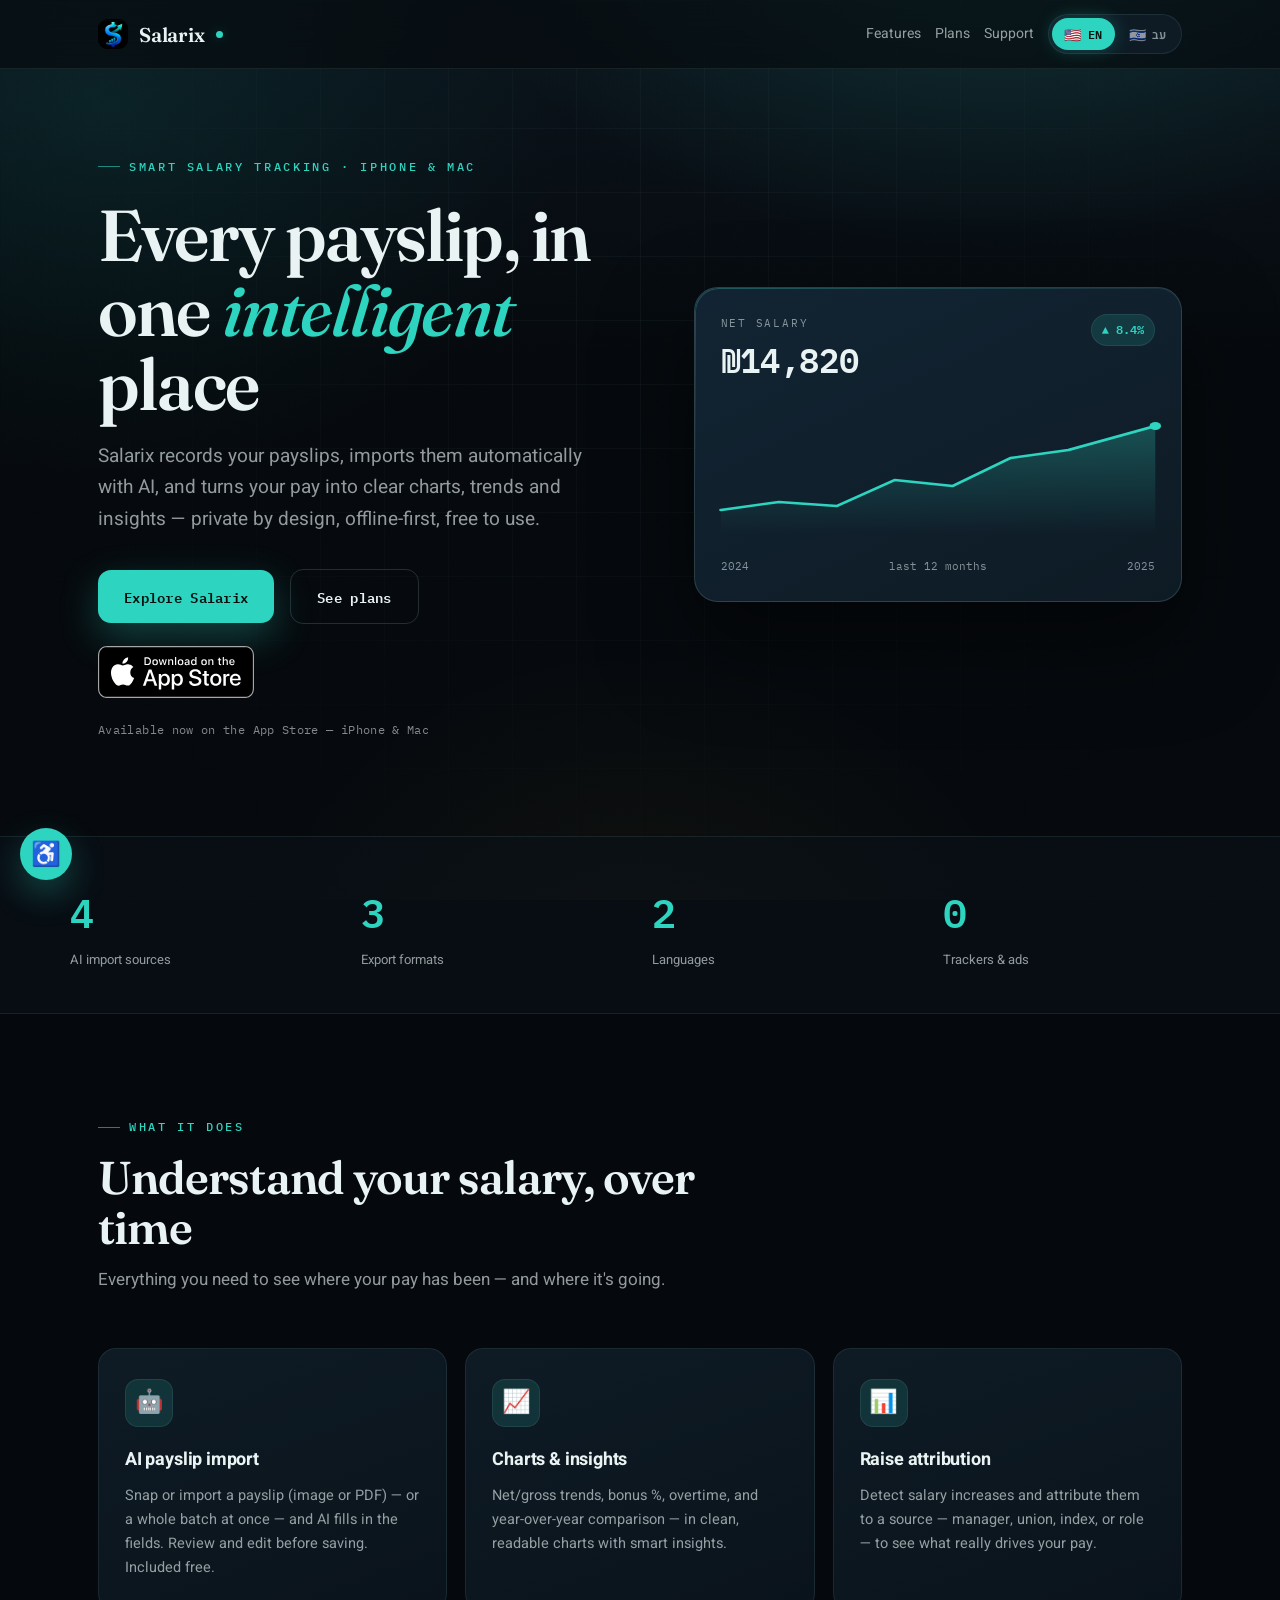
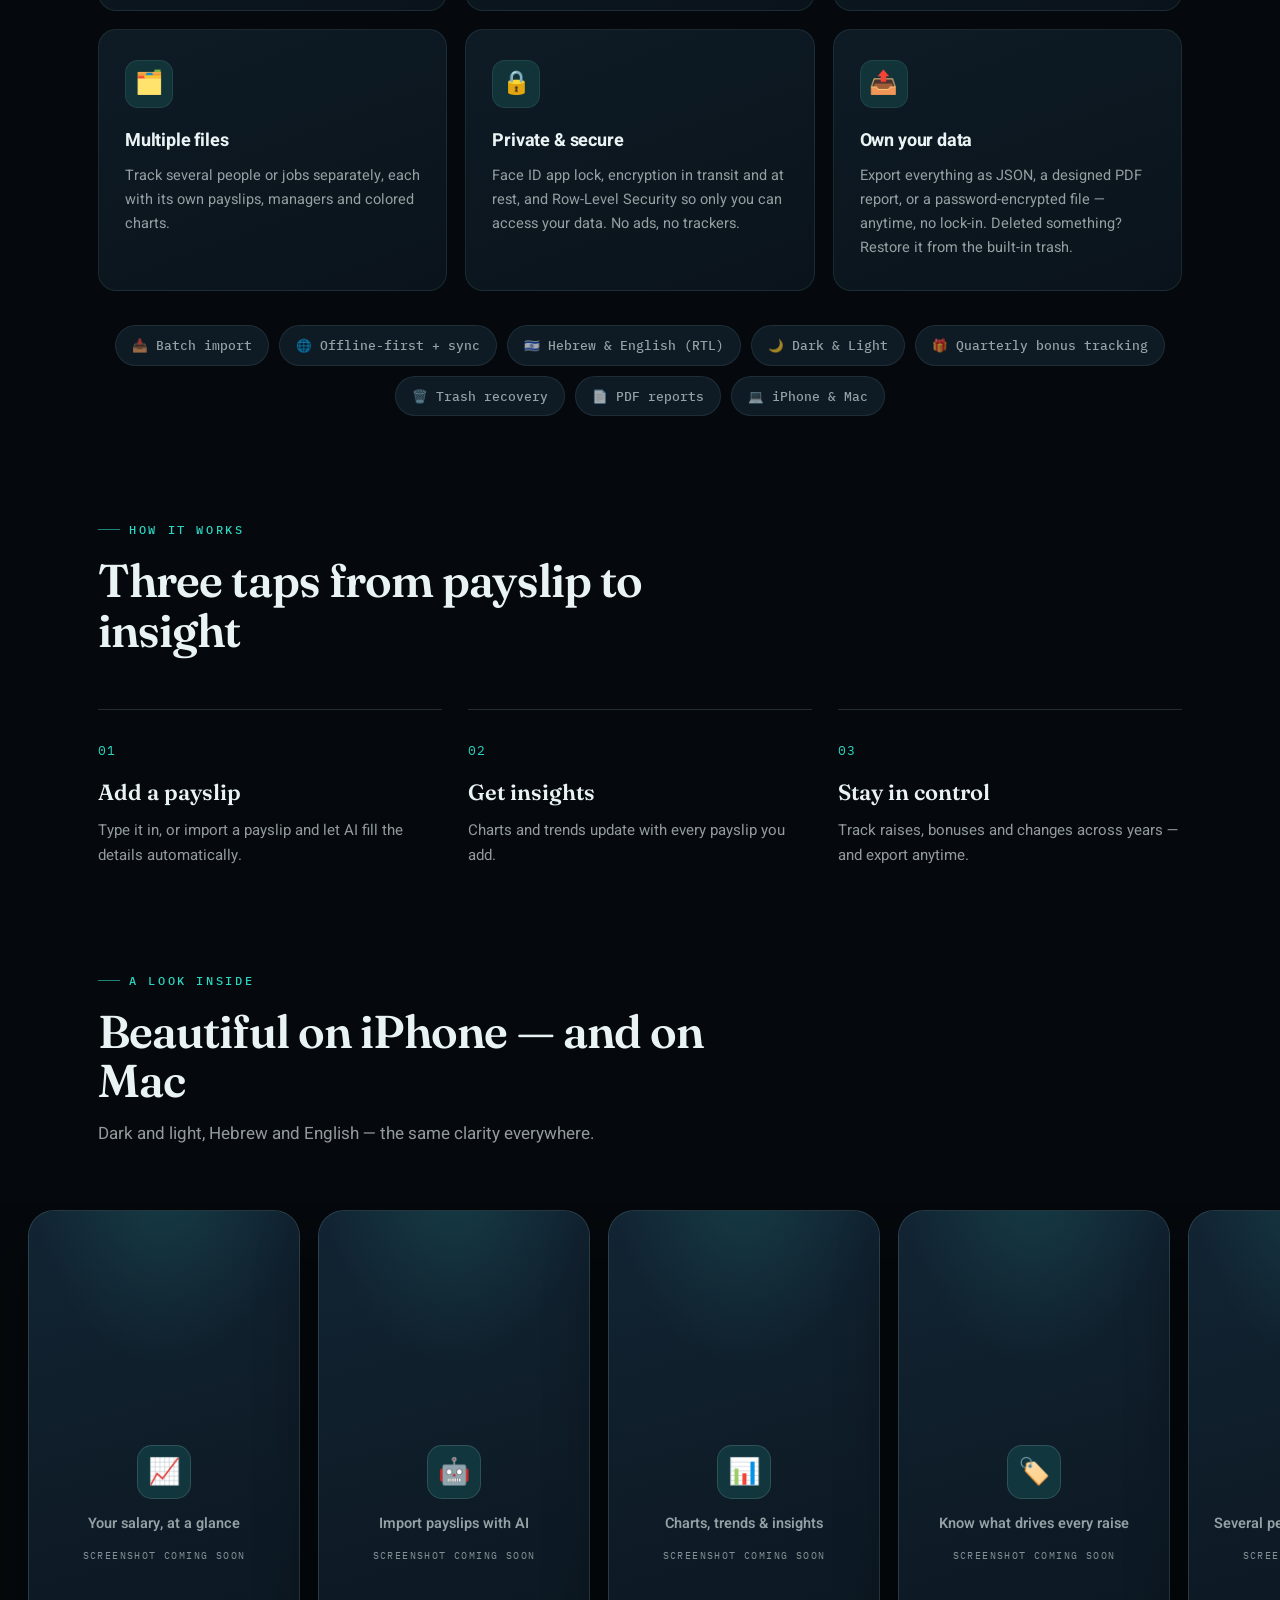
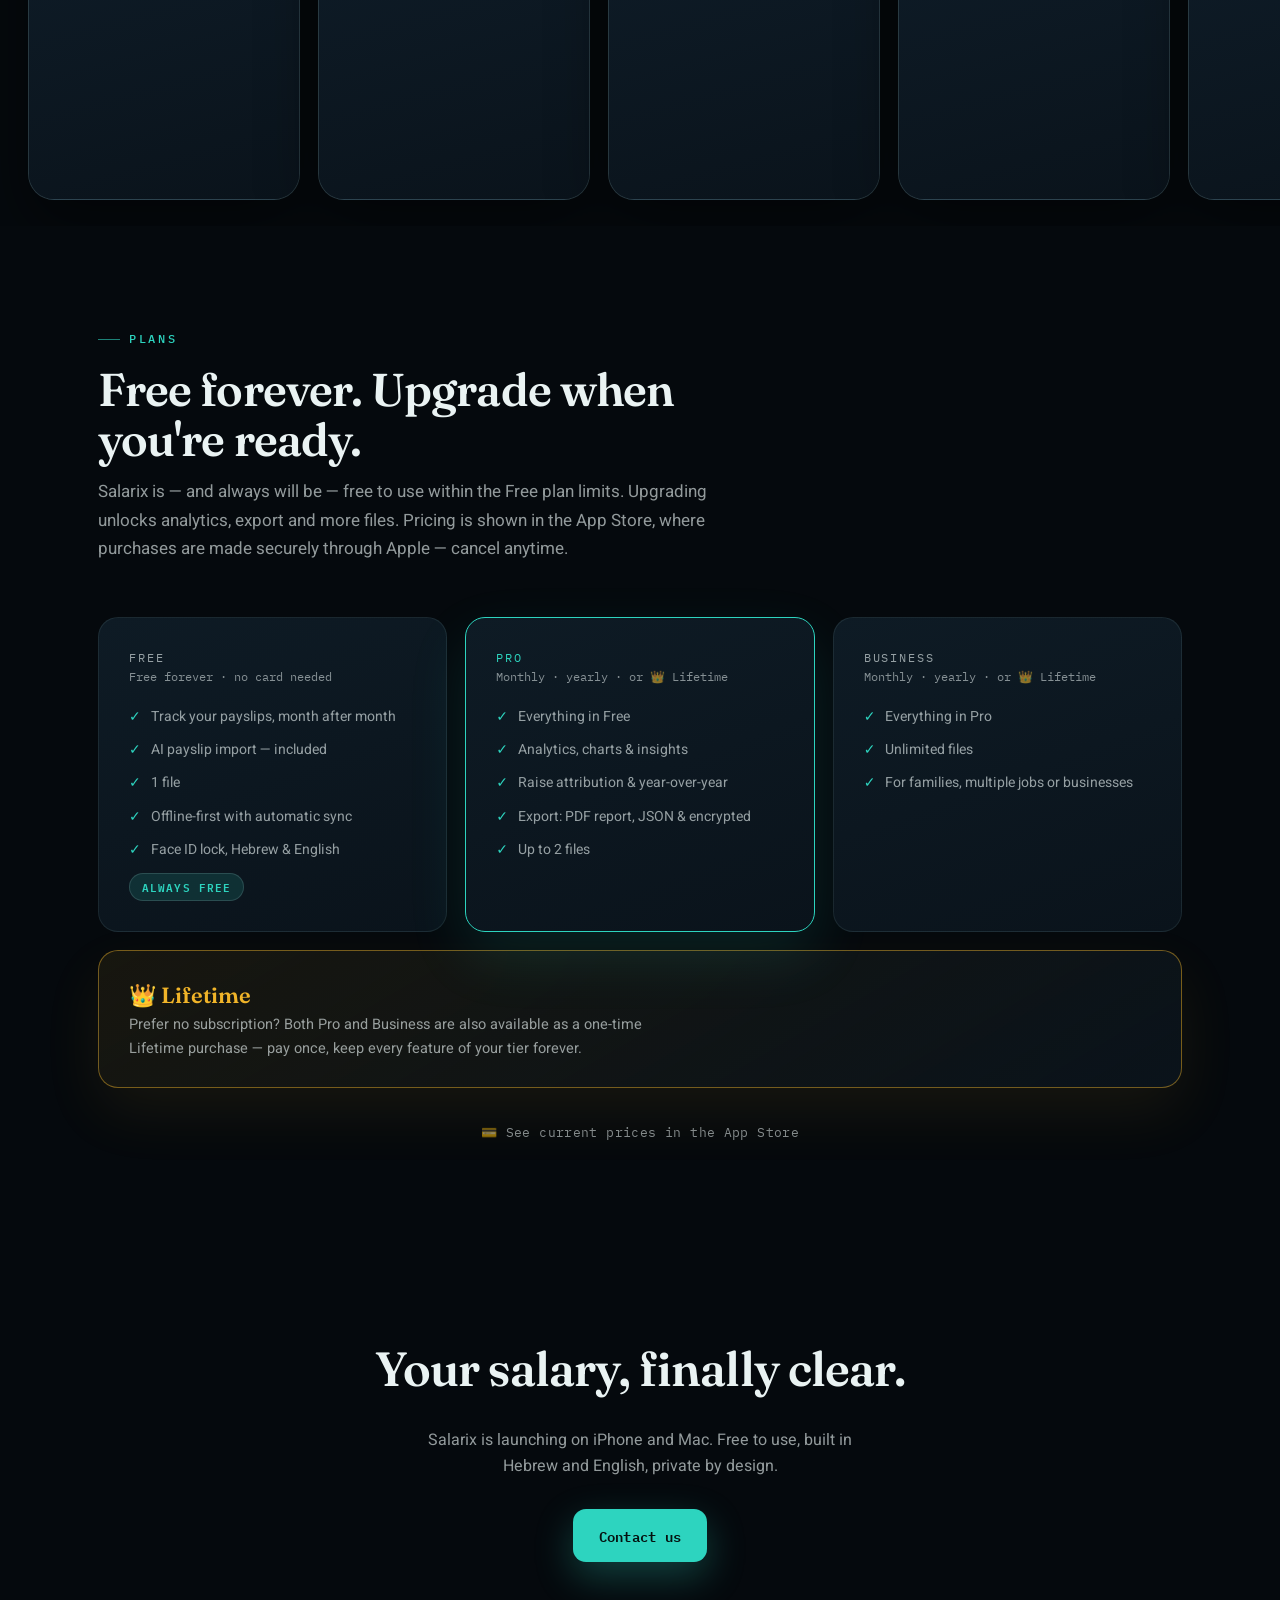
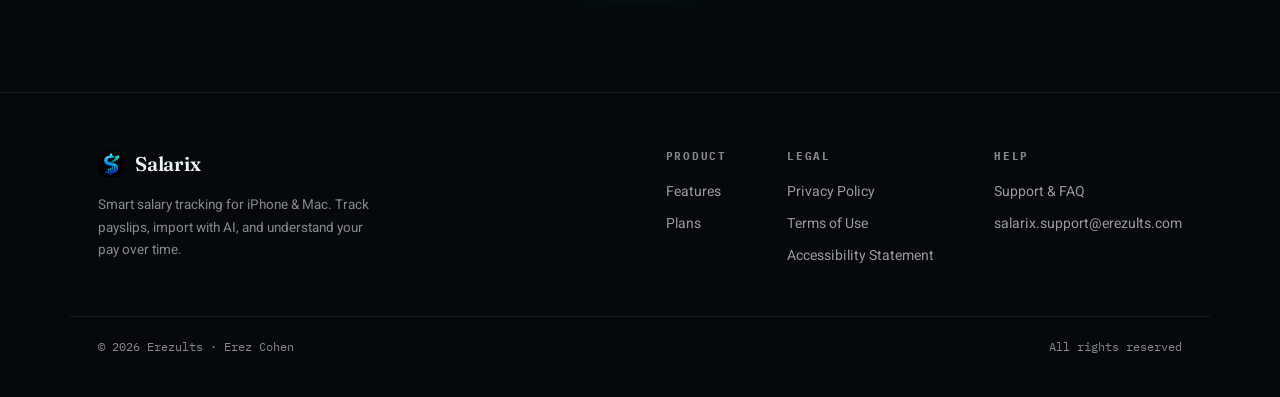
<file: index.html>
<!DOCTYPE html>
<html lang="en" dir="ltr" data-lang="en">
<head>
  <meta charset="UTF-8">
  <meta name="viewport" content="width=device-width, initial-scale=1.0">
  <title data-en="Salarix — Smart Salary Tracker" data-he="Salarix — מעקב שכר חכם">Salarix — Smart Salary Tracker</title>
  <meta name="description" content="Salarix tracks your payslips, imports them with AI, and turns your salary into clear charts and insights. Free to use — for iPhone & Mac.">
  <meta property="og:title" content="Salarix — Smart Salary Tracker">
  <meta property="og:description" content="Track payslips, import with AI, and understand your salary over time. Free to use — for iPhone & Mac.">
  <meta property="og:url" content="https://salarix.erezults.com">
  <meta property="og:type" content="website">
  <link rel="icon" type="image/png" href="images/app-icon.png">
  <link rel="apple-touch-icon" href="images/app-icon.png">
  <link rel="preconnect" href="https://fonts.googleapis.com">
  <link rel="preconnect" href="https://fonts.gstatic.com" crossorigin>
  <link href="https://fonts.googleapis.com/css2?family=Fraunces:ital,opsz,wght@0,9..144,400..700;1,9..144,400..600&family=Heebo:wght@400;500;600;700;800;900&family=IBM+Plex+Mono:wght@400;500;600&display=swap" rel="stylesheet">
  <link rel="stylesheet" href="assets/site.css">
</head>
<body>
  <a class="skip-link" href="#main" data-en="Skip to content" data-he="דלג לתוכן">Skip to content</a>
  <button id="a11y-toggle" class="a11y-toggle" type="button" aria-expanded="false" aria-controls="a11y-panel" aria-label="Accessibility">♿</button>
  <div id="a11y-panel" class="a11y-panel" aria-labelledby="a11y-panel-title">
    <h2 id="a11y-panel-title" data-en="Accessibility" data-he="נגישות">Accessibility</h2>
    <button type="button" id="a11y-zoom" aria-pressed="false"><span data-en="Increase text size" data-he="הגדלת טקסט">Increase text size</span><span aria-hidden="true">A+</span></button>
    <button type="button" id="a11y-contrast" aria-pressed="false"><span data-en="High contrast" data-he="ניגודיות גבוהה">High contrast</span><span aria-hidden="true">◐</span></button>
    <button type="button" id="a11y-motion" aria-pressed="false"><span data-en="Stop animations" data-he="עצירת אנימציות">Stop animations</span><span aria-hidden="true">⏸</span></button>
    <button type="button" id="a11y-reset"><span data-en="Reset" data-he="איפוס">Reset</span><span aria-hidden="true">↺</span></button>
  </div>
  <div class="bg-atmos"></div><div class="bg-grid"></div><div class="bg-grain"></div>

  <nav class="nav">
    <div class="nav-in">
      <a class="brand" href="/">
        <img src="images/app-icon.png" alt="Salarix" onerror="this.style.display='none'">
        Salarix <span class="dot"></span>
      </a>
      <div class="nav-actions">
        <a class="nav-link hide-sm" href="#features" data-en="Features" data-he="יכולות">Features</a>
        <a class="nav-link hide-sm" href="#pricing" data-en="Plans" data-he="תוכניות">Plans</a>
        <a class="nav-link hide-sm" href="/support.html" data-en="Support" data-he="תמיכה">Support</a>
        <div class="lang" role="group" aria-label="Language">
          <button data-lang="en"><span class="flag">🇺🇸</span>EN</button>
          <button data-lang="he"><span class="flag">🇮🇱</span>עב</button>
        </div>
      </div>
    </div>
  </nav>

  <!-- HERO -->
  <header class="hero" id="main" tabindex="-1">
    <div class="wrap hero-grid">
      <div>
        <span class="kicker reveal" data-en="Smart salary tracking · iPhone &amp; Mac" data-he="מעקב שכר חכם · אייפון ומק">Smart salary tracking · iPhone &amp; Mac</span>
        <h1 class="reveal" data-d="1" data-en="Every payslip, in one <em>intelligent</em> place" data-he="כל תלוש שכר, במקום <em>אחד וחכם</em>">Every payslip, in one <em>intelligent</em> place</h1>
        <p class="lead reveal" data-d="2" data-en="Salarix records your payslips, imports them automatically with AI, and turns your pay into clear charts, trends and insights — private by design, offline-first, free to use." data-he="Salarix מתעד את תלושי השכר שלך, מייבא אותם אוטומטית בעזרת AI, והופך את השכר לגרפים, מגמות ותובנות ברורות — פרטי לחלוטין, offline-first, וחינמי לשימוש.">Salarix records your payslips, imports them automatically with AI, and turns your pay into clear charts, trends and insights — private by design, offline-first, free to use.</p>
        <div class="hero-cta reveal" data-d="3">
          <a class="btn btn-primary" href="#features" data-en="Explore Salarix" data-he="גלה את Salarix">Explore Salarix</a>
          <a class="btn btn-ghost" href="#pricing" data-en="See plans" data-he="לתוכניות">See plans</a>
        </div>
        <a class="store-badge reveal" data-d="4" href="https://apps.apple.com/app/id6783344327" target="_blank" rel="noopener" aria-label="Download Salarix on the App Store">
          <img src="images/badges/app-store-badge-en.svg" data-src-en="images/badges/app-store-badge-en.svg" data-src-he="images/badges/app-store-badge-he.svg" alt="Download on the App Store" height="52">
        </a>
        <p class="hero-note reveal" data-d="5" data-en="Available now on the App Store — iPhone &amp; Mac" data-he="זמין עכשיו ב-App Store — לאייפון ולמק">Available now on the App Store — iPhone &amp; Mac</p>
      </div>

      <div class="reveal" data-d="2">
        <div class="glass-card">
          <div class="fc-top">
            <div>
              <div class="fc-label" data-en="Net salary" data-he="שכר נטו">Net salary</div>
              <div class="fc-big">₪14,820</div>
            </div>
            <div class="fc-pill">▲ 8.4%</div>
          </div>
          <div class="fc-chart">
            <svg viewBox="0 0 300 128" preserveAspectRatio="none" aria-hidden="true">
              <defs>
                <linearGradient id="g" x1="0" y1="0" x2="0" y2="1">
                  <stop offset="0" stop-color="#2dd4bf" stop-opacity=".28"/>
                  <stop offset="1" stop-color="#2dd4bf" stop-opacity="0"/>
                </linearGradient>
              </defs>
              <path d="M0,104 L40,96 L80,100 L120,74 L160,80 L200,52 L240,44 L300,20 L300,128 L0,128 Z" fill="url(#g)"/>
              <path class="fc-line" d="M0,104 L40,96 L80,100 L120,74 L160,80 L200,52 L240,44 L300,20" fill="none" stroke="#2dd4bf" stroke-width="2.5" stroke-linecap="round" stroke-linejoin="round"/>
              <circle cx="300" cy="20" r="4" fill="#2dd4bf"/>
            </svg>
          </div>
          <div class="fc-foot"><span>2024</span><span data-en="last 12 months" data-he="12 חודשים אחרונים">last 12 months</span><span>2025</span></div>
        </div>
      </div>
    </div>
  </header>

  <!-- STATS -->
  <section class="stats">
    <div class="wrap stats-in">
      <div class="stat reveal"><div class="num"><span data-count="4">4</span></div><div class="cap" data-en="AI import sources" data-he="מקורות ייבוא AI">AI import sources</div></div>
      <div class="stat reveal" data-d="1"><div class="num"><span data-count="3">3</span></div><div class="cap" data-en="Export formats" data-he="פורמטי ייצוא">Export formats</div></div>
      <div class="stat reveal" data-d="2"><div class="num"><span data-count="2">2</span></div><div class="cap" data-en="Languages" data-he="שפות">Languages</div></div>
      <div class="stat reveal" data-d="3"><div class="num"><span data-count="0">0</span></div><div class="cap" data-en="Trackers & ads" data-he="טראקרים ופרסומות">Trackers & ads</div></div>
    </div>
  </section>

  <!-- FEATURES -->
  <section class="section" id="features">
    <div class="wrap">
      <div class="sec-head reveal">
        <span class="kicker" data-en="What it does" data-he="מה זה עושה">What it does</span>
        <h2 data-en="Understand your salary, over time" data-he="הבן את השכר שלך, לאורך זמן">Understand your salary, over time</h2>
        <p data-en="Everything you need to see where your pay has been — and where it's going." data-he="כל מה שצריך כדי לראות לאן השכר שלך הלך — ולאן הוא הולך.">Everything you need to see where your pay has been — and where it's going.</p>
      </div>
      <div class="features">
        <div class="feature reveal"><div class="ico">🤖</div><h3 data-en="AI payslip import" data-he="ייבוא AI">AI payslip import</h3><p data-en="Snap or import a payslip (image or PDF) — or a whole batch at once — and AI fills in the fields. Review and edit before saving. Included free." data-he="צלם או ייבא תלוש (תמונה או PDF) — או כמה תלושים בבת אחת — וה-AI ממלא את השדות. אמת וערוך לפני שמירה. כלול בחינם.">Snap or import a payslip (image or PDF) — or a whole batch at once — and AI fills in the fields. Review and edit before saving. Included free.</p></div>
        <div class="feature reveal" data-d="1"><div class="ico">📈</div><h3 data-en="Charts & insights" data-he="גרפים ותובנות">Charts & insights</h3><p data-en="Net/gross trends, bonus %, overtime, and year-over-year comparison — in clean, readable charts with smart insights." data-he="מגמות נטו/ברוטו, אחוז בונוס, שעות נוספות והשוואה שנה-מול-שנה — בגרפים ברורים עם תובנות חכמות.">Net/gross trends, bonus %, overtime, and year-over-year comparison — in clean, readable charts with smart insights.</p></div>
        <div class="feature reveal" data-d="2"><div class="ico">📊</div><h3 data-en="Raise attribution" data-he="ייחוס העלאות">Raise attribution</h3><p data-en="Detect salary increases and attribute them to a source — manager, union, index, or role — to see what really drives your pay." data-he="זהה העלאות שכר וייחס אותן למקור — מנהל, ועד, מדד או תפקיד — כדי לראות מה באמת מניע את השכר שלך.">Detect salary increases and attribute them to a source — manager, union, index, or role — to see what really drives your pay.</p></div>
        <div class="feature reveal"><div class="ico">🗂️</div><h3 data-en="Multiple files" data-he="ריבוי תיקים">Multiple files</h3><p data-en="Track several people or jobs separately, each with its own payslips, managers and colored charts." data-he="עקוב אחר כמה אנשים או עבודות בנפרד, כל אחד עם תלושים, מנהלים וגרפים צבעוניים משלו.">Track several people or jobs separately, each with its own payslips, managers and colored charts.</p></div>
        <div class="feature reveal" data-d="1"><div class="ico">🔒</div><h3 data-en="Private & secure" data-he="פרטי ומאובטח">Private & secure</h3><p data-en="Face ID app lock, encryption in transit and at rest, and Row-Level Security so only you can access your data. No ads, no trackers." data-he="נעילת אפליקציה עם Face ID, הצפנה בהעברה ובמנוחה, ו-Row-Level Security כך שרק אתה ניגש לנתונים. בלי פרסומות, בלי טראקרים.">Face ID app lock, encryption in transit and at rest, and Row-Level Security so only you can access your data. No ads, no trackers.</p></div>
        <div class="feature reveal" data-d="2"><div class="ico">📤</div><h3 data-en="Own your data" data-he="הנתונים שלך">Own your data</h3><p data-en="Export everything as JSON, a designed PDF report, or a password-encrypted file — anytime, no lock-in. Deleted something? Restore it from the built-in trash." data-he="ייצא הכול כ-JSON, דוח PDF מעוצב, או קובץ מוצפן בסיסמה — בכל עת, בלי נעילה. מחקת בטעות? שחזר מסל המיחזור המובנה.">Export everything as JSON, a designed PDF report, or a password-encrypted file — anytime, no lock-in. Deleted something? Restore it from the built-in trash.</p></div>
      </div>
      <div class="chips reveal">
        <span class="chip" data-en="📥 Batch import" data-he="📥 ייבוא מרובה">📥 Batch import</span>
        <span class="chip" data-en="🌐 Offline-first + sync" data-he="🌐 Offline-first + סנכרון">🌐 Offline-first + sync</span>
        <span class="chip" data-en="🇮🇱 Hebrew &amp; English (RTL)" data-he="🇮🇱 עברית ואנגלית (RTL)">🇮🇱 Hebrew &amp; English (RTL)</span>
        <span class="chip" data-en="🌙 Dark &amp; Light" data-he="🌙 כהה ובהיר">🌙 Dark &amp; Light</span>
        <span class="chip" data-en="🎁 Quarterly bonus tracking" data-he="🎁 מעקב בונוס רבעוני">🎁 Quarterly bonus tracking</span>
        <span class="chip" data-en="🗑️ Trash recovery" data-he="🗑️ שחזור מסל מיחזור">🗑️ Trash recovery</span>
        <span class="chip" data-en="📄 PDF reports" data-he="📄 דוחות PDF">📄 PDF reports</span>
        <span class="chip" data-en="💻 iPhone &amp; Mac" data-he="💻 אייפון ומק">💻 iPhone &amp; Mac</span>
      </div>
    </div>
  </section>

  <!-- STEPS -->
  <section class="section" style="padding-top:0">
    <div class="wrap">
      <div class="sec-head reveal">
        <span class="kicker" data-en="How it works" data-he="איך זה עובד">How it works</span>
        <h2 data-en="Three taps from payslip to insight" data-he="שלוש הקשות מתלוש לתובנה">Three taps from payslip to insight</h2>
      </div>
      <div class="steps">
        <div class="step reveal"><div class="idx">01</div><h3 data-en="Add a payslip" data-he="הוסף תלוש">Add a payslip</h3><p data-en="Type it in, or import a payslip and let AI fill the details automatically." data-he="הקלד, או ייבא תלוש ותן ל-AI למלא את הפרטים אוטומטית.">Type it in, or import a payslip and let AI fill the details automatically.</p></div>
        <div class="step reveal" data-d="1"><div class="idx">02</div><h3 data-en="Get insights" data-he="קבל תובנות">Get insights</h3><p data-en="Charts and trends update with every payslip you add." data-he="גרפים ומגמות מתעדכנים עם כל תלוש שאתה מוסיף.">Charts and trends update with every payslip you add.</p></div>
        <div class="step reveal" data-d="2"><div class="idx">03</div><h3 data-en="Stay in control" data-he="שלוט בשכר">Stay in control</h3><p data-en="Track raises, bonuses and changes across years — and export anytime." data-he="עקוב אחר העלאות, בונוסים ושינויים לאורך שנים — וייצא בכל עת.">Track raises, bonuses and changes across years — and export anytime.</p></div>
      </div>
    </div>
  </section>

  <!-- SCREENS GALLERY — App Store canvas shots. Drop the generated images into
       images/store/en/ and images/store/he/ with the filenames below and the
       placeholders below will be replaced automatically. -->
  <section class="section" id="screens" style="padding-top:0">
    <div class="wrap">
      <div class="sec-head reveal">
        <span class="kicker" data-en="A look inside" data-he="מבט מבפנים">A look inside</span>
        <h2 data-en="Beautiful on iPhone — and on Mac" data-he="יפה באייפון — וגם במק">Beautiful on iPhone — and on Mac</h2>
        <p data-en="Dark and light, Hebrew and English — the same clarity everywhere." data-he="כהה ובהיר, עברית ואנגלית — אותה בהירות בכל מקום.">Dark and light, Hebrew and English — the same clarity everywhere.</p>
      </div>
    </div>
    <div class="gallery reveal" role="list" aria-label="App Store screenshots">
      <figure class="canvas-shot ph" role="listitem">
        <img data-src-en="images/store/en/1-dashboard.png" data-src-he="images/store/he/1-dashboard.png" src="images/store/en/1-dashboard.png" alt="Salarix dashboard with salary chart" loading="lazy">
        <figcaption class="ph-cap"><span class="ph-ico">📈</span><span class="ph-txt" data-en="Your salary, at a glance" data-he="השכר שלך, במבט אחד">Your salary, at a glance</span><span class="ph-note" data-en="Screenshot coming soon" data-he="צילום מסך בקרוב">Screenshot coming soon</span></figcaption>
      </figure>
      <figure class="canvas-shot ph" role="listitem">
        <img data-src-en="images/store/en/2-ai-import.png" data-src-he="images/store/he/2-ai-import.png" src="images/store/en/2-ai-import.png" alt="AI payslip import" loading="lazy">
        <figcaption class="ph-cap"><span class="ph-ico">🤖</span><span class="ph-txt" data-en="Import payslips with AI" data-he="ייבוא תלושים עם AI">Import payslips with AI</span><span class="ph-note" data-en="Screenshot coming soon" data-he="צילום מסך בקרוב">Screenshot coming soon</span></figcaption>
      </figure>
      <figure class="canvas-shot ph" role="listitem">
        <img data-src-en="images/store/en/3-analytics.png" data-src-he="images/store/he/3-analytics.png" src="images/store/en/3-analytics.png" alt="Analytics charts and insights" loading="lazy">
        <figcaption class="ph-cap"><span class="ph-ico">📊</span><span class="ph-txt" data-en="Charts, trends & insights" data-he="גרפים, מגמות ותובנות">Charts, trends & insights</span><span class="ph-note" data-en="Screenshot coming soon" data-he="צילום מסך בקרוב">Screenshot coming soon</span></figcaption>
      </figure>
      <figure class="canvas-shot ph" role="listitem">
        <img data-src-en="images/store/en/4-attribution.png" data-src-he="images/store/he/4-attribution.png" src="images/store/en/4-attribution.png" alt="Raise attribution" loading="lazy">
        <figcaption class="ph-cap"><span class="ph-ico">🏷️</span><span class="ph-txt" data-en="Know what drives every raise" data-he="דע מה מניע כל העלאה">Know what drives every raise</span><span class="ph-note" data-en="Screenshot coming soon" data-he="צילום מסך בקרוב">Screenshot coming soon</span></figcaption>
      </figure>
      <figure class="canvas-shot ph" role="listitem">
        <img data-src-en="images/store/en/5-files.png" data-src-he="images/store/he/5-files.png" src="images/store/en/5-files.png" alt="Multiple files" loading="lazy">
        <figcaption class="ph-cap"><span class="ph-ico">🗂️</span><span class="ph-txt" data-en="Several people or jobs, separately" data-he="כמה אנשים או עבודות, בנפרד">Several people or jobs, separately</span><span class="ph-note" data-en="Screenshot coming soon" data-he="צילום מסך בקרוב">Screenshot coming soon</span></figcaption>
      </figure>
      <figure class="canvas-shot ph" role="listitem">
        <img data-src-en="images/store/en/6-security.png" data-src-he="images/store/he/6-security.png" src="images/store/en/6-security.png" alt="Privacy and Face ID lock" loading="lazy">
        <figcaption class="ph-cap"><span class="ph-ico">🔒</span><span class="ph-txt" data-en="Private, locked with Face ID" data-he="פרטי, נעול עם Face ID">Private, locked with Face ID</span><span class="ph-note" data-en="Screenshot coming soon" data-he="צילום מסך בקרוב">Screenshot coming soon</span></figcaption>
      </figure>
    </div>
  </section>

  <!-- PLANS -->
  <section class="section" id="pricing" style="padding-top:0">
    <div class="wrap">
      <div class="sec-head reveal">
        <span class="kicker" data-en="Plans" data-he="תוכניות">Plans</span>
        <h2 data-en="Free forever. Upgrade when you're ready." data-he="חינמי לתמיד. שדרג כשתרצה.">Free forever. Upgrade when you're ready.</h2>
        <p data-en="Salarix is — and always will be — free to use within the Free plan limits. Upgrading unlocks analytics, export and more files. Pricing is shown in the App Store, where purchases are made securely through Apple — cancel anytime." data-he="Salarix חינמי לשימוש — ותמיד יישאר חינמי — במסגרת מגבלות המסלול החינמי. שדרוג פותח אנליטיקה, ייצוא ותיקים נוספים. המחירים מוצגים ב-App Store, שם הרכישות מתבצעות באופן מאובטח דרך Apple — ביטול בכל עת.">Salarix is — and always will be — free to use within the Free plan limits. Upgrading unlocks analytics, export and more files. Pricing is shown in the App Store, where purchases are made securely through Apple — cancel anytime.</p>
      </div>
      <div class="prices">
        <div class="price reveal">
          <div class="tier" data-en="Free" data-he="חינם">Free</div>
          <div class="per" data-en="Free forever · no card needed" data-he="חינם לתמיד · בלי כרטיס אשראי">Free forever · no card needed</div>
          <ul>
            <li data-en="Track your payslips, month after month" data-he="מעקב תלושים, חודש אחר חודש">Track your payslips, month after month</li>
            <li data-en="AI payslip import — included" data-he="ייבוא תלושים עם AI — כלול">AI payslip import — included</li>
            <li data-en="1 file" data-he="תיק אחד">1 file</li>
            <li data-en="Offline-first with automatic sync" data-he="Offline-first עם סנכרון אוטומטי">Offline-first with automatic sync</li>
            <li data-en="Face ID lock, Hebrew & English" data-he="נעילת Face ID, עברית ואנגלית">Face ID lock, Hebrew & English</li>
          </ul>
          <span class="free-badge" data-en="Always free" data-he="תמיד חינמי">Always free</span>
        </div>
        <div class="price hot reveal" data-d="1">
          <div class="tier" data-en="Pro" data-he="Pro">Pro</div>
          <div class="per" data-en="Monthly · yearly · or 👑 Lifetime" data-he="חודשי · שנתי · או 👑 לכל החיים">Monthly · yearly · or 👑 Lifetime</div>
          <ul>
            <li data-en="Everything in Free" data-he="כל מה שבחינם">Everything in Free</li>
            <li data-en="Analytics, charts & insights" data-he="אנליטיקה, גרפים ותובנות">Analytics, charts & insights</li>
            <li data-en="Raise attribution & year-over-year" data-he="ייחוס העלאות והשוואה שנתית">Raise attribution & year-over-year</li>
            <li data-en="Export: PDF report, JSON & encrypted" data-he="ייצוא: דוח PDF, JSON ומוצפן">Export: PDF report, JSON & encrypted</li>
            <li data-en="Up to 2 files" data-he="עד 2 תיקים">Up to 2 files</li>
          </ul>
        </div>
        <div class="price reveal" data-d="2">
          <div class="tier" data-en="Business" data-he="Business">Business</div>
          <div class="per" data-en="Monthly · yearly · or 👑 Lifetime" data-he="חודשי · שנתי · או 👑 לכל החיים">Monthly · yearly · or 👑 Lifetime</div>
          <ul>
            <li data-en="Everything in Pro" data-he="כל מה שב-Pro">Everything in Pro</li>
            <li data-en="Unlimited files" data-he="תיקים ללא הגבלה">Unlimited files</li>
            <li data-en="For families, multiple jobs or businesses" data-he="למשפחות, ריבוי עבודות או עסקים">For families, multiple jobs or businesses</li>
          </ul>
        </div>
      </div>
      <div class="life-band reveal">
        <div>
          <h3 data-en="👑 Lifetime" data-he="👑 לכל החיים">👑 Lifetime</h3>
          <p data-en="Prefer no subscription? Both Pro and Business are also available as a one-time Lifetime purchase — pay once, keep every feature of your tier forever." data-he="מעדיף בלי מנוי? גם Pro וגם Business זמינים ברכישת Lifetime חד-פעמית — תשלום אחד, וכל יכולות הרמה שלך נשארות לתמיד.">Prefer no subscription? Both Pro and Business are also available as a one-time Lifetime purchase — pay once, keep every feature of your tier forever.</p>
        </div>
      </div>
      <p class="reveal" style="text-align:center;margin-top:34px;font-family:var(--font-mono);font-size:13px;color:var(--faint);letter-spacing:.03em" data-en="💳 See current prices in the App Store" data-he="💳 לצפייה במחירים העדכניים — ב-App Store">💳 See current prices in the App Store</p>
    </div>
  </section>

  <!-- CTA -->
  <section class="cta-band">
    <div class="wrap reveal">
      <h2 data-en="Your salary, finally clear." data-he="השכר שלך, סוף סוף ברור.">Your salary, finally clear.</h2>
      <p data-en="Salarix is launching on iPhone and Mac. Free to use, built in Hebrew and English, private by design." data-he="Salarix משיק לאייפון ולמק. חינמי לשימוש, בנוי בעברית ובאנגלית, פרטי לחלוטין.">Salarix is launching on iPhone and Mac. Free to use, built in Hebrew and English, private by design.</p>
      <a class="btn btn-primary" href="/support.html" data-en="Contact us" data-he="צור קשר">Contact us</a>
    </div>
  </section>

  <!-- FOOTER -->
  <footer class="footer">
    <div class="wrap footer-in">
      <div>
        <div class="brand"><img src="images/app-icon.png" alt="" style="width:26px;height:26px;border-radius:7px" onerror="this.style.display='none'"> Salarix</div>
        <p class="tagline" data-en="Smart salary tracking for iPhone & Mac. Track payslips, import with AI, and understand your pay over time." data-he="מעקב שכר חכם לאייפון ולמק. עקוב אחר תלושים, ייבא עם AI, והבן את השכר שלך לאורך זמן.">Smart salary tracking for iPhone & Mac. Track payslips, import with AI, and understand your pay over time.</p>
      </div>
      <div class="footer-cols">
        <div class="footer-col">
          <h4 data-en="Product" data-he="מוצר">Product</h4>
          <a href="#features" data-en="Features" data-he="יכולות">Features</a>
          <a href="#pricing" data-en="Plans" data-he="תוכניות">Plans</a>
        </div>
        <div class="footer-col">
          <h4 data-en="Legal" data-he="משפטי">Legal</h4>
          <a href="/privacy.html" data-en="Privacy Policy" data-he="מדיניות פרטיות">Privacy Policy</a>
          <a href="/terms.html" data-en="Terms of Use" data-he="תנאי שימוש">Terms of Use</a>
          <a href="/accessibility.html" data-en="Accessibility Statement" data-he="הצהרת נגישות">Accessibility Statement</a>
        </div>
        <div class="footer-col">
          <h4 data-en="Help" data-he="עזרה">Help</h4>
          <a href="/support.html" data-en="Support & FAQ" data-he="תמיכה ושאלות">Support & FAQ</a>
          <a href="mailto:salarix.support@erezults.com">salarix.support@erezults.com</a>
        </div>
      </div>
    </div>
    <div class="wrap footer-bot">
      <span>© <span id="year"></span> Erezults · Erez Cohen</span>
      <span data-en="All rights reserved" data-he="כל הזכויות שמורות">All rights reserved</span>
    </div>
  </footer>

  <script src="assets/site.js"></script>
</body>
</html>
</file>
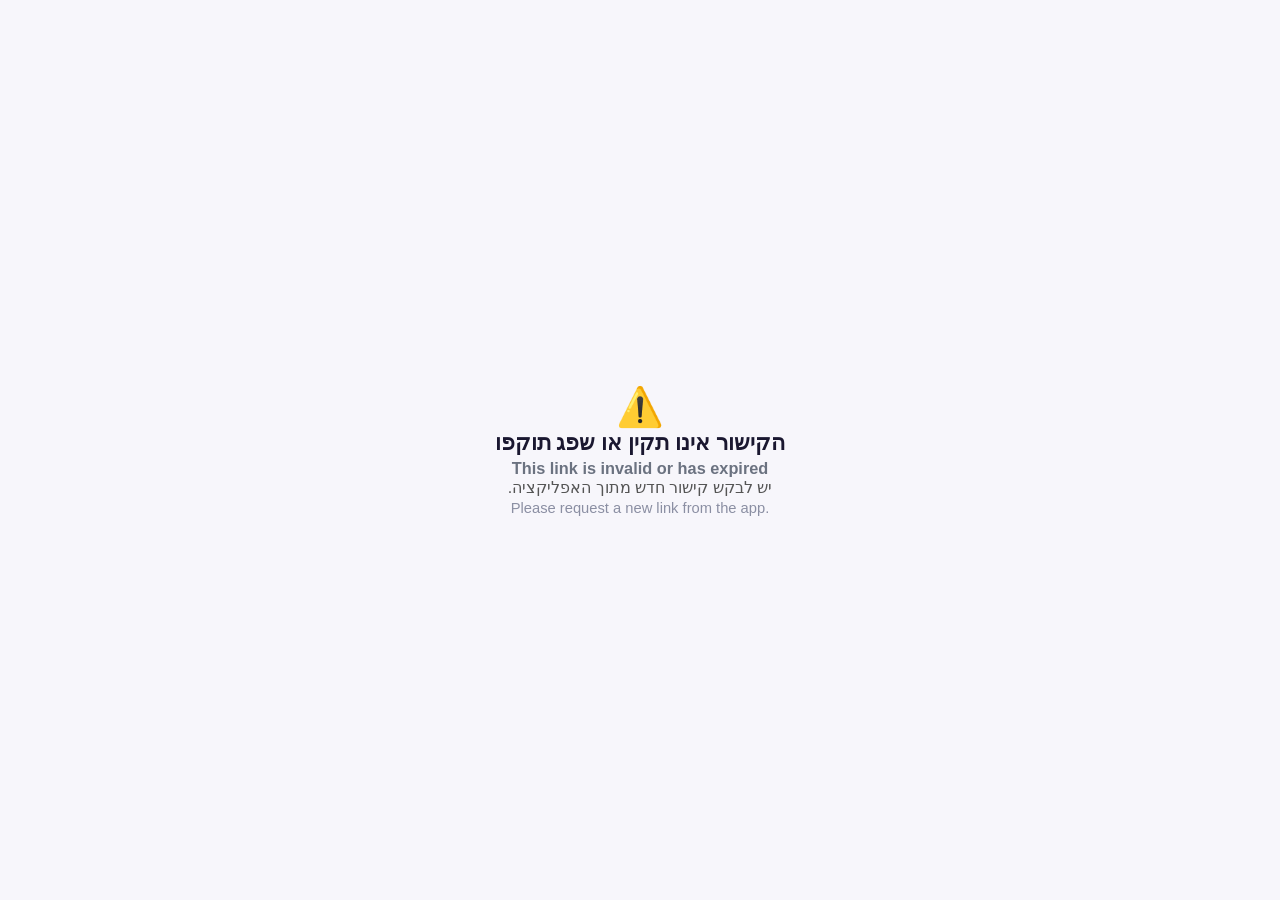
<file: auth/confirm/index.html>
<!DOCTYPE html>
<!--
  Portable auth-callback page for Supabase email flows (signup confirmation +
  password recovery + email change). PURE static HTML + vanilla JS — host it on
  ANY static host: GitHub Pages, Vercel, Netlify, Cloudflare Pages, S3, etc.
  No framework, no build step, no server code.

  FULLY BILINGUAL: every state shows Hebrew AND English simultaneously (Hebrew
  first, English beneath it) so the page is understood by the whole audience
  regardless of browser locale. No locale sniffing.

  Per-app setup: replace the four CONFIG values below + the two --brand colors
  in :root. SUPABASE URL + ANON KEY are PUBLIC (already shipped in the app
  bundle) — safe to embed.

  Behaviour, driven by the `type` Supabase puts in the link:
    • signup / email_change → deep-link into the SAME app that started the flow
      (scheme carried in ?scheme=) so dev links open the dev app, prod the prod app.
    • recovery → render a "set a new password" form and complete it HERE via the
      GoTrue REST API, so reset works even if the app isn't installed. Then the
      "Open app" button ALSO deep-links via the scheme (NOT a hardcoded store URL).
-->
<html lang="he">
<head>
<meta charset="utf-8" />
<meta name="viewport" content="width=device-width, initial-scale=1" />
<title>Salarix — אימות | Confirm</title>
<style>
  :root { --brand: #14b8a6; --brand-deep: #0d9488; }
  * { box-sizing: border-box; }
  body { margin:0; min-height:100vh; display:flex; flex-direction:column;
    align-items:center; justify-content:center; gap:1rem; padding:2rem;
    font-family:-apple-system,BlinkMacSystemFont,'Segoe UI',Roboto,'Helvetica Neue',Arial,sans-serif;
    background:#f7f6fb; color:#1a1730; text-align:center; }
  h1 { font-size:1.35rem; font-weight:700; margin:0; }
  h1 .en { display:block; font-size:1.02rem; font-weight:600; color:#6b7280; margin-top:.2rem; }
  p { color:#555; margin:0; }
  p .en { display:block; color:#8b8fa3; font-size:.92em; margin-top:.15rem; }
  .icon { font-size:2.4rem; }
  .card { width:100%; max-width:380px; display:flex; flex-direction:column; gap:.9rem; }
  input { width:100%; padding:.85rem 1rem; font-size:1rem; border-radius:12px;
    border:1px solid #e5e7eb; background:#fff; color:#111; outline:none; text-align:center; }
  input:focus { border-color:var(--brand); }
  .btn { display:inline-block; width:100%; padding:.9rem; font-size:1rem; font-weight:700;
    border-radius:999px; border:none; cursor:pointer; color:#fff; background:var(--brand); text-decoration:none; }
  .btn[disabled] { opacity:.6; cursor:default; }
  .btn-pill { width:auto; padding:.85rem 1.8rem; }
  .btn .en { font-weight:500; opacity:.85; }
  .err { color:#dc2626; font-size:.85rem; margin:0; }
  .muted { color:#888; font-size:.82rem; text-decoration:none; }
  a.muted:hover { text-decoration:underline; }
  .he { direction:rtl; unicode-bidi:isolate; }
  .en { direction:ltr; unicode-bidi:isolate; }
  [hidden] { display:none !important; }
</style>
</head>
<body>
  <!-- ===== CONFIG: replace these four per app (+ the two --brand colors in :root above) ===== -->
  <script>
    var SUPABASE_URL = 'https://jjokwuimpwgqdxcsfpyt.supabase.co';
    var SUPABASE_ANON_KEY = 'eyJhbGciOiJIUzI1NiIsInR5cCI6IkpXVCJ9.eyJpc3MiOiJzdXBhYmFzZSIsInJlZiI6Impqb2t3dWltcHdncWR4Y3NmcHl0Iiwicm9sZSI6ImFub24iLCJpYXQiOjE3ODIyMzgyMzEsImV4cCI6MjA5NzgxNDIzMX0.YLgDefKL-_GwLkRJtJSOx1jXADhRXRqe68skVkfq8ak'; // public anon key (safe to embed)
    var DEFAULT_SCHEME = 'salarix';    // fallback if ?scheme= is missing
    var APP_STORE_URL = 'https://apps.apple.com/app/id6783344327';       // optional fallback for "no app installed"
    var MIN_PW = 8;
  </script>

  <p id="loading"><span class="he">מאמת…</span><span class="en">Verifying…</span></p>

  <div id="redirecting" hidden>
    <div class="icon">✅</div>
    <h1><span class="he">האימות הושלם!</span><span class="en">Email confirmed!</span></h1>
    <p><span class="he">פותח את האפליקציה… אפשר גם פשוט לפתוח אותה ולהתחבר.</span>
       <span class="en">Opening the app… or just open the app and sign in.</span></p>
    <p class="muted" style="margin-top:1.2rem">
      <a id="r-open" href="#" style="color:var(--brand); text-decoration:none">
        <span class="he">לא נפתחה אוטומטית? פתח את האפליקציה</span><br/>
        <span class="en" style="font-size:.9em">Didn't open automatically? Open the app</span>
      </a>
    </p>
    <p id="r-store-wrap" class="muted" hidden style="margin-top:.25rem">
      <a id="r-store" href="#" style="color:var(--brand); text-decoration:none">
        <span class="he">אין לך את האפליקציה? הורד מהחנות</span><br/>
        <span class="en" style="font-size:.9em">Don't have the app? Get it on the store</span>
      </a>
    </p>
  </div>

  <div id="recovery" class="card" hidden>
    <div class="icon">🔑</div>
    <h1><span class="he">בחרו סיסמה חדשה</span><span class="en">Set a new password</span></h1>
    <input id="pw" type="password" autocomplete="new-password" placeholder="סיסמה חדשה • New password" />
    <input id="pw2" type="password" autocomplete="new-password" placeholder="אימות סיסמה • Confirm password" />
    <p id="rc-err" class="err" hidden></p>
    <button id="rc-submit" class="btn">
      <span class="he">עדכון סיסמה</span> · <span class="en">Update password</span>
    </button>
  </div>

  <div id="recovery_done" hidden>
    <div class="icon">✅</div>
    <h1><span class="he">הסיסמה עודכנה</span><span class="en">Password updated</span></h1>
    <p><span class="he">פתחו את האפליקציה והתחברו עם הסיסמה החדשה.</span>
       <span class="en">Open the app and sign in with your new password.</span></p>
    <a id="rd-open" class="btn btn-pill" style="margin-top:.5rem" href="#">
      <span class="he">פתח את האפליקציה</span> · <span class="en">Open the app</span>
    </a>
    <br/>
    <a id="rd-store" class="muted" href="#" style="margin-top:.25rem">
      <span class="he">אין לך את האפליקציה? הורד מהחנות</span><br/>
      <span class="en">Don't have the app? Get it on the store</span>
    </a>
  </div>

  <div id="error" hidden>
    <div class="icon">⚠️</div>
    <h1><span class="he">הקישור אינו תקין או שפג תוקפו</span><span class="en">This link is invalid or has expired</span></h1>
    <p><span class="he">יש לבקש קישור חדש מתוך האפליקציה.</span>
       <span class="en">Please request a new link from the app.</span></p>
  </div>

<script>
(function () {
  var hash = new URLSearchParams(location.hash.slice(1));
  var qp   = new URLSearchParams(location.search);
  var at   = hash.get('access_token');
  var rt   = hash.get('refresh_token');
  var rawType = hash.get('type') || qp.get('type');   // may be null (esp. PKCE ?code=)
  var type = rawType || 'signup';
  var code = qp.get('code');
  var errorDesc = hash.get('error_description') || qp.get('error_description');
  var scheme = qp.get('scheme') || DEFAULT_SCHEME;
  var AUTH_BASE = SUPABASE_URL.replace(/\/$/, '') + '/auth/v1';

  function show(id) {
    ['loading','redirecting','recovery','recovery_done','error'].forEach(function (x) {
      document.getElementById(x).hidden = (x !== id);
    });
  }
  // Bilingual error line: Hebrew + English together
  function biErr(he, en) { return he + ' · ' + en; }

  if (errorDesc) { show('error'); return; }

  // ---- RECOVERY: complete the reset HERE (works without the app) ----
  // NOTE: the in-page form needs the DEFAULT implicit/hash flow (access_token in the
  // URL #fragment). If your Supabase client uses the PKCE flow, recovery arrives as
  // ?code= (no hash token) and falls through to the relay below — the APP then
  // completes it. A ?code= link carries NO type marker, so the relay does NOT append
  // type=recovery: the app must detect recovery itself (supabase-js fires a
  // PASSWORD_RECOVERY event from the stored code-verifier). Keep PKCE OFF if you want
  // desktop-without-app reset to work in-page here.
  if (type === 'recovery' && at) {
    show('recovery');
    var submit = document.getElementById('rc-submit');
    var submitHTML = submit.innerHTML;
    function setErr(m){ var e=document.getElementById('rc-err'); e.textContent=m; e.hidden=!m; }
    submit.onclick = function () {
      var pw = document.getElementById('pw').value, pw2 = document.getElementById('pw2').value;
      setErr('');
      if (pw.length < MIN_PW) return setErr(biErr('הסיסמה חייבת לפחות '+MIN_PW+' תווים','Password must be at least '+MIN_PW+' characters'));
      if (pw !== pw2) return setErr(biErr('הסיסמאות אינן תואמות','Passwords do not match'));
      submit.disabled = true; submit.textContent = 'מעדכן… · Updating…';
      fetch(AUTH_BASE + '/user', {
        method: 'PUT',
        headers: { 'Content-Type':'application/json', apikey: SUPABASE_ANON_KEY, Authorization: 'Bearer ' + at },
        body: JSON.stringify({ password: pw })
      }).then(function (res) {
        if (!res.ok) return res.json().catch(function(){return{};}).then(function(j){ throw new Error(j.msg||j.error_description||j.message||'Failed'); });
        document.getElementById('rd-open').href = scheme + '://';   // ← deep-link to the SAME app (dev/prod)
        var store = document.getElementById('rd-store');
        if (APP_STORE_URL && APP_STORE_URL.indexOf('__') !== 0) store.href = APP_STORE_URL;
        else store.hidden = true;
        show('recovery_done');
      }).catch(function (e) {
        submit.disabled = false; submit.innerHTML = submitHTML;
        setErr(e.message || String(e));
      });
    };
    document.getElementById('pw2').addEventListener('keydown', function(ev){ if(ev.key==='Enter') submit.click(); });
    return;
  }

  // ---- SIGNUP / EMAIL_CHANGE / magic link: relay into the app ----
  function relay(url) {
    // The email is ALREADY verified at GoTrue's /verify step (before this redirect),
    // so even on desktop — where scheme:// can't resolve — the account IS confirmed.
    document.getElementById('r-open').href = url;
    if (APP_STORE_URL && APP_STORE_URL.indexOf('__') !== 0) {   // desktop / no-app fallback
      document.getElementById('r-store').href = APP_STORE_URL;
      document.getElementById('r-store-wrap').hidden = false;
    }
    show('redirecting');
    location.href = url;   // attempt auto-open (no-op on desktop without the app)
  }
  if (at) { relay(scheme + '://auth/confirm#access_token=' + at + '&refresh_token=' + encodeURIComponent(rt || '') + '&type=' + type); return; }
  if (code) { relay(scheme + '://auth/confirm?code=' + encodeURIComponent(code) + (rawType ? '&type=' + rawType : '')); return; }

  show('error');
})();
</script>
</body>
</html>
</file>
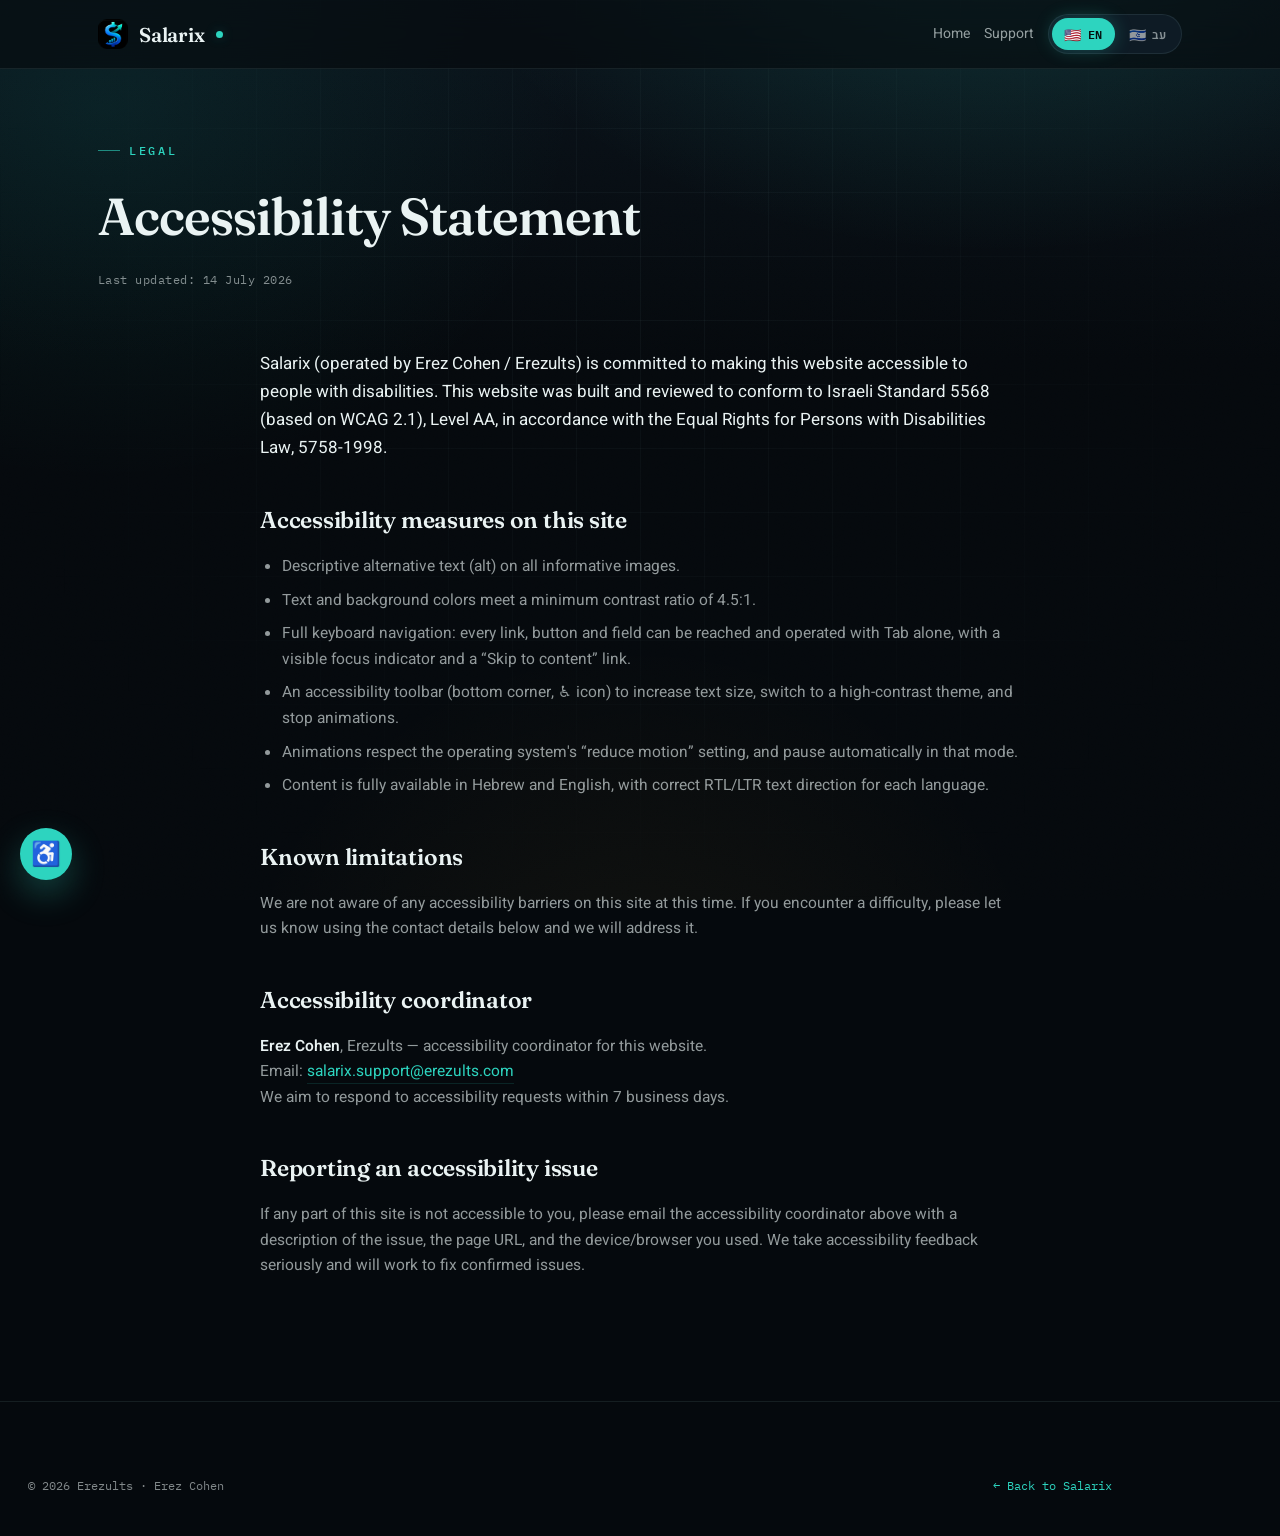
<file: accessibility.html>
<!DOCTYPE html>
<html lang="en" dir="ltr" data-lang="en">
<head>
  <meta charset="UTF-8">
  <meta name="viewport" content="width=device-width, initial-scale=1.0">
  <title data-en="Accessibility Statement — Salarix" data-he="הצהרת נגישות — Salarix">Accessibility Statement — Salarix</title>
  <meta name="description" content="Salarix accessibility statement — Israeli Standard 5568 / WCAG 2.1 AA compliance, accessibility coordinator contact, and how to report issues.">
  <link rel="icon" type="image/png" href="images/app-icon.png">
  <link rel="preconnect" href="https://fonts.googleapis.com">
  <link rel="preconnect" href="https://fonts.gstatic.com" crossorigin>
  <link href="https://fonts.googleapis.com/css2?family=Fraunces:ital,opsz,wght@0,9..144,400..700;1,9..144,400..600&family=Heebo:wght@400;500;600;700;800;900&family=IBM+Plex+Mono:wght@400;500;600&display=swap" rel="stylesheet">
  <link rel="stylesheet" href="assets/site.css">
</head>
<body>
  <a class="skip-link" href="#main" data-en="Skip to content" data-he="דלג לתוכן">Skip to content</a>
  <button id="a11y-toggle" class="a11y-toggle" type="button" aria-expanded="false" aria-controls="a11y-panel" aria-label="Accessibility">♿</button>
  <div id="a11y-panel" class="a11y-panel" aria-labelledby="a11y-panel-title">
    <h2 id="a11y-panel-title" data-en="Accessibility" data-he="נגישות">Accessibility</h2>
    <button type="button" id="a11y-zoom" aria-pressed="false"><span data-en="Increase text size" data-he="הגדלת טקסט">Increase text size</span><span aria-hidden="true">A+</span></button>
    <button type="button" id="a11y-contrast" aria-pressed="false"><span data-en="High contrast" data-he="ניגודיות גבוהה">High contrast</span><span aria-hidden="true">◐</span></button>
    <button type="button" id="a11y-motion" aria-pressed="false"><span data-en="Stop animations" data-he="עצירת אנימציות">Stop animations</span><span aria-hidden="true">⏸</span></button>
    <button type="button" id="a11y-reset"><span data-en="Reset" data-he="איפוס">Reset</span><span aria-hidden="true">↺</span></button>
  </div>
  <div class="bg-atmos"></div><div class="bg-grid"></div><div class="bg-grain"></div>

  <nav class="nav"><div class="nav-in">
    <a class="brand" href="/"><img src="images/app-icon.png" alt="" onerror="this.style.display='none'">Salarix <span class="dot"></span></a>
    <div class="nav-actions">
      <a class="nav-link hide-sm" href="/" data-en="Home" data-he="בית">Home</a>
      <a class="nav-link hide-sm" href="/support.html" data-en="Support" data-he="תמיכה">Support</a>
      <div class="lang" role="group" aria-label="Language">
        <button data-lang="en"><span class="flag">🇺🇸</span>EN</button>
        <button data-lang="he"><span class="flag">🇮🇱</span>עב</button>
      </div>
    </div>
  </div></nav>

  <header class="legal-hero"><div class="wrap reveal">
    <span class="kicker" data-en="Legal" data-he="משפטי">Legal</span>
    <h1 data-en="Accessibility Statement" data-he="הצהרת נגישות">Accessibility Statement</h1>
    <p class="updated" data-en="Last updated: 14 July 2026" data-he="עודכן לאחרונה: 14 ביולי 2026">Last updated: 14 July 2026</p>
  </div></header>

  <main class="wrap prose" id="main" tabindex="-1">
    <p class="lead-p reveal" data-en="Salarix (operated by Erez Cohen / Erezults) is committed to making this website accessible to people with disabilities. This website was built and reviewed to conform to Israeli Standard 5568 (based on WCAG 2.1), Level AA, in accordance with the Equal Rights for Persons with Disabilities Law, 5758-1998." data-he="Salarix (המופעלת על ידי ארז כהן / Erezults) מחויבת להנגשת אתר זה לאנשים עם מוגבלות. האתר נבנה ונבדק כך שיתאים לתקן ישראלי 5568 (מבוסס על WCAG 2.1), רמה AA, בהתאם לחוק שוויון זכויות לאנשים עם מוגבלות, התשנ״ח-1998.">Salarix (operated by Erez Cohen / Erezults) is committed to making this website accessible to people with disabilities. This website was built and reviewed to conform to Israeli Standard 5568 (based on WCAG 2.1), Level AA, in accordance with the Equal Rights for Persons with Disabilities Law, 5758-1998.</p>

    <div class="reveal">
      <h2 data-en="Accessibility measures on this site" data-he="אמצעי הנגישות באתר">Accessibility measures on this site</h2>
      <ul>
        <li data-en="Descriptive alternative text (alt) on all informative images." data-he="טקסט חלופי (alt) מתאר לכל התמונות המידעיות.">Descriptive alternative text (alt) on all informative images.</li>
        <li data-en="Text and background colors meet a minimum contrast ratio of 4.5:1." data-he="צבעי טקסט ורקע עומדים ביחס ניגודיות מינימלי של 4.5:1.">Text and background colors meet a minimum contrast ratio of 4.5:1.</li>
        <li data-en="Full keyboard navigation: every link, button and field can be reached and operated with Tab alone, with a visible focus indicator and a “Skip to content” link." data-he="ניווט מלא במקלדת: כל קישור, כפתור ושדה נגישים ופעילים באמצעות מקש Tab בלבד, עם סימון פוקוס ברור וקישור ״דלג לתוכן״.">Full keyboard navigation: every link, button and field can be reached and operated with Tab alone, with a visible focus indicator and a “Skip to content” link.</li>
        <li data-en="An accessibility toolbar (bottom corner, ♿ icon) to increase text size, switch to a high-contrast theme, and stop animations." data-he="סרגל נגישות (בפינת המסך, סמל ♿) להגדלת טקסט, מעבר לערכת ניגודיות גבוהה, ועצירת אנימציות.">An accessibility toolbar (bottom corner, ♿ icon) to increase text size, switch to a high-contrast theme, and stop animations.</li>
        <li data-en="Animations respect the operating system's “reduce motion” setting, and pause automatically in that mode." data-he="אנימציות מכבדות את הגדרת ״הפחתת תנועה״ של מערכת ההפעלה, ונעצרות אוטומטית במצב זה.">Animations respect the operating system's “reduce motion” setting, and pause automatically in that mode.</li>
        <li data-en="Content is fully available in Hebrew and English, with correct RTL/LTR text direction for each language." data-he="התוכן זמין במלואו בעברית ובאנגלית, עם כיוון טקסט RTL/LTR נכון לכל שפה.">Content is fully available in Hebrew and English, with correct RTL/LTR text direction for each language.</li>
      </ul>
    </div>

    <div class="reveal">
      <h2 data-en="Known limitations" data-he="מגבלות ידועות">Known limitations</h2>
      <p data-en="We are not aware of any accessibility barriers on this site at this time. If you encounter a difficulty, please let us know using the contact details below and we will address it." data-he="לא ידוע לנו על מכשולי נגישות באתר זה נכון להיום. אם נתקלת בקושי, אנא עדכן אותנו בפרטי הקשר שלהלן ואנו נטפל בכך.">We are not aware of any accessibility barriers on this site at this time. If you encounter a difficulty, please let us know using the contact details below and we will address it.</p>
    </div>

    <div class="reveal">
      <h2 data-en="Accessibility coordinator" data-he="רכז/ת נגישות">Accessibility coordinator</h2>
      <p data-en="<strong>Erez Cohen</strong>, Erezults — accessibility coordinator for this website.<br>Email: <a href='mailto:salarix.support@erezults.com'>salarix.support@erezults.com</a><br>We aim to respond to accessibility requests within 7 business days." data-he="<strong>ארז כהן</strong>, Erezults — רכז הנגישות של אתר זה.<br>אימייל: <a href='mailto:salarix.support@erezults.com'>salarix.support@erezults.com</a><br>אנו שואפים להשיב לפניות בנושא נגישות תוך 7 ימי עסקים."><strong>Erez Cohen</strong>, Erezults — accessibility coordinator for this website.<br>Email: <a href='mailto:salarix.support@erezults.com'>salarix.support@erezults.com</a><br>We aim to respond to accessibility requests within 7 business days.</p>
    </div>

    <div class="reveal">
      <h2 data-en="Reporting an accessibility issue" data-he="דיווח על בעיית נגישות">Reporting an accessibility issue</h2>
      <p data-en="If any part of this site is not accessible to you, please email the accessibility coordinator above with a description of the issue, the page URL, and the device/browser you used. We take accessibility feedback seriously and will work to fix confirmed issues." data-he="אם חלק כלשהו מהאתר אינו נגיש עבורך, אנא כתוב לרכז הנגישות שלעיל עם תיאור הבעיה, כתובת העמוד, והמכשיר/דפדפן שבו השתמשת. אנו מתייחסים ברצינות למשוב על נגישות ונפעל לתקן בעיות שאומתו.">If any part of this site is not accessible to you, please email the accessibility coordinator above with a description of the issue, the page URL, and the device/browser you used. We take accessibility feedback seriously and will work to fix confirmed issues.</p>
    </div>
  </main>

  <footer class="footer"><div class="wrap footer-bot" style="border:0;margin:0">
    <span>© <span id="year"></span> Erezults · Erez Cohen</span>
    <span><a href="/" style="color:var(--teal)" data-en="← Back to Salarix" data-he="← חזרה ל-Salarix">← Back to Salarix</a></span>
  </div></footer>

  <script src="assets/site.js"></script>
</body>
</html>
</file>
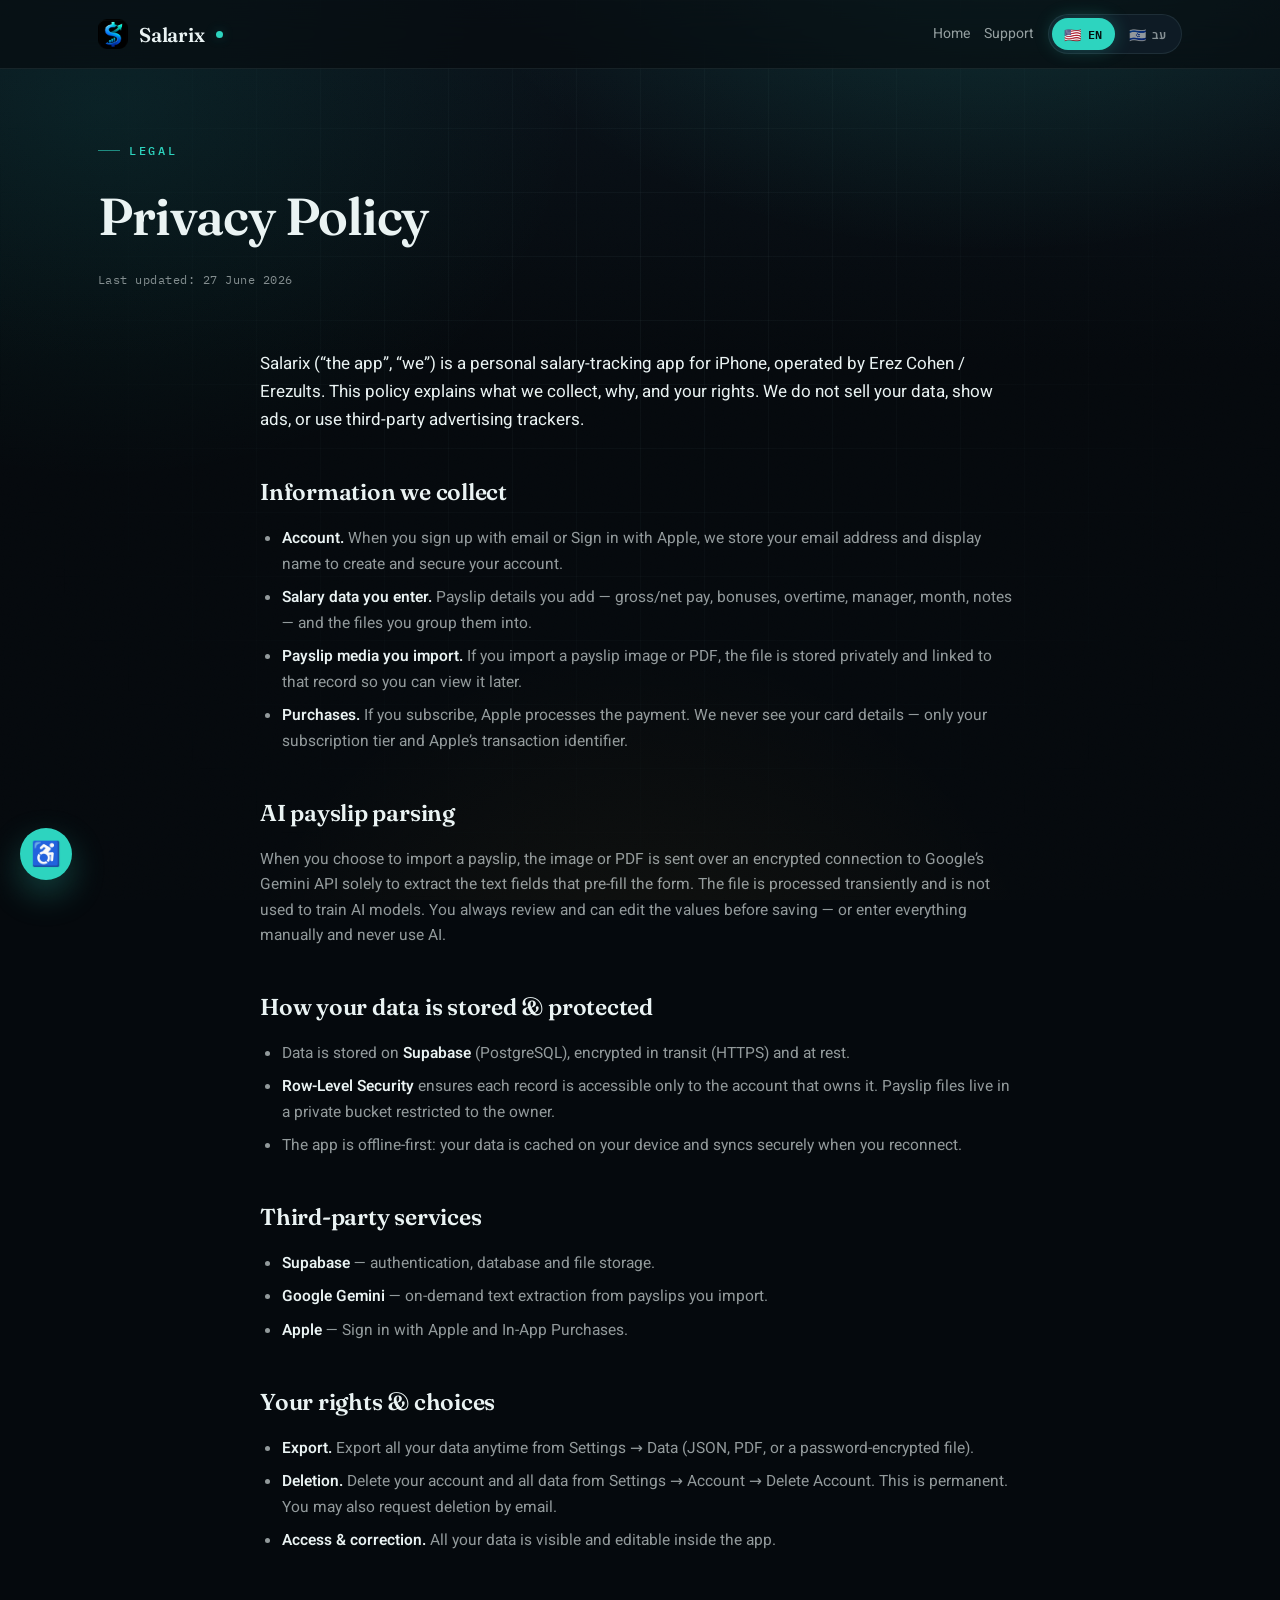
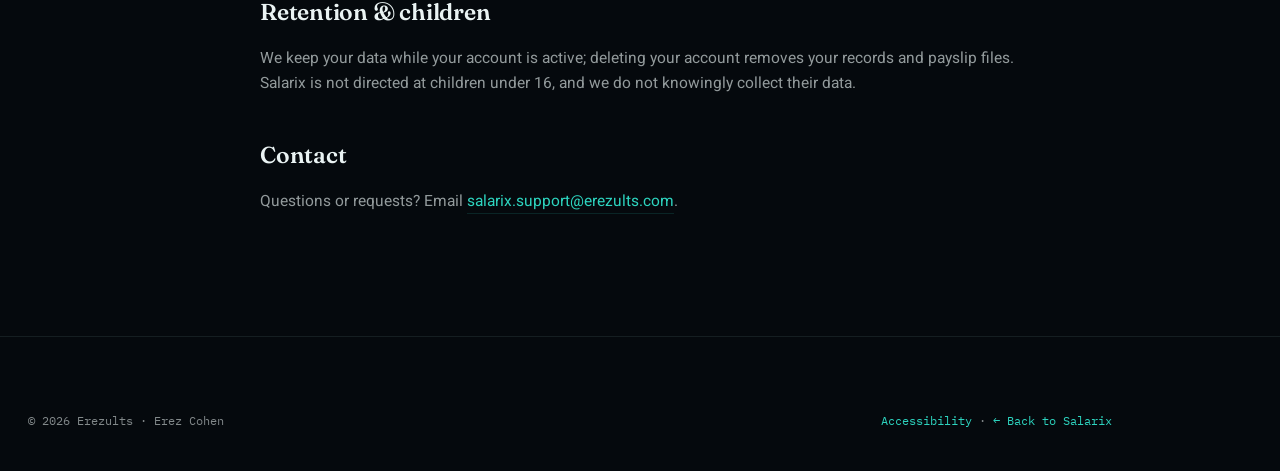
<file: privacy.html>
<!DOCTYPE html>
<html lang="en" dir="ltr" data-lang="en">
<head>
  <meta charset="UTF-8">
  <meta name="viewport" content="width=device-width, initial-scale=1.0">
  <title data-en="Privacy Policy — Salarix" data-he="מדיניות פרטיות — Salarix">Privacy Policy — Salarix</title>
  <link rel="icon" type="image/png" href="images/app-icon.png">
  <link rel="preconnect" href="https://fonts.googleapis.com">
  <link rel="preconnect" href="https://fonts.gstatic.com" crossorigin>
  <link href="https://fonts.googleapis.com/css2?family=Fraunces:ital,opsz,wght@0,9..144,400..700;1,9..144,400..600&family=Heebo:wght@400;500;600;700;800;900&family=IBM+Plex+Mono:wght@400;500;600&display=swap" rel="stylesheet">
  <link rel="stylesheet" href="assets/site.css">
</head>
<body>
  <a class="skip-link" href="#main" data-en="Skip to content" data-he="דלג לתוכן">Skip to content</a>
  <button id="a11y-toggle" class="a11y-toggle" type="button" aria-expanded="false" aria-controls="a11y-panel" aria-label="Accessibility">♿</button>
  <div id="a11y-panel" class="a11y-panel" aria-labelledby="a11y-panel-title">
    <h2 id="a11y-panel-title" data-en="Accessibility" data-he="נגישות">Accessibility</h2>
    <button type="button" id="a11y-zoom" aria-pressed="false"><span data-en="Increase text size" data-he="הגדלת טקסט">Increase text size</span><span aria-hidden="true">A+</span></button>
    <button type="button" id="a11y-contrast" aria-pressed="false"><span data-en="High contrast" data-he="ניגודיות גבוהה">High contrast</span><span aria-hidden="true">◐</span></button>
    <button type="button" id="a11y-motion" aria-pressed="false"><span data-en="Stop animations" data-he="עצירת אנימציות">Stop animations</span><span aria-hidden="true">⏸</span></button>
    <button type="button" id="a11y-reset"><span data-en="Reset" data-he="איפוס">Reset</span><span aria-hidden="true">↺</span></button>
  </div>
  <div class="bg-atmos"></div><div class="bg-grid"></div><div class="bg-grain"></div>

  <nav class="nav"><div class="nav-in">
    <a class="brand" href="/"><img src="images/app-icon.png" alt="" onerror="this.style.display='none'">Salarix <span class="dot"></span></a>
    <div class="nav-actions">
      <a class="nav-link hide-sm" href="/" data-en="Home" data-he="בית">Home</a>
      <a class="nav-link hide-sm" href="/support.html" data-en="Support" data-he="תמיכה">Support</a>
      <div class="lang" role="group" aria-label="Language">
        <button data-lang="en"><span class="flag">🇺🇸</span>EN</button>
        <button data-lang="he"><span class="flag">🇮🇱</span>עב</button>
      </div>
    </div>
  </div></nav>

  <header class="legal-hero"><div class="wrap reveal">
    <span class="kicker" data-en="Legal" data-he="משפטי">Legal</span>
    <h1 data-en="Privacy Policy" data-he="מדיניות פרטיות">Privacy Policy</h1>
    <p class="updated" data-en="Last updated: 27 June 2026" data-he="עודכן לאחרונה: 27 ביוני 2026">Last updated: 27 June 2026</p>
  </div></header>

  <main class="wrap prose" id="main" tabindex="-1">
    <p class="lead-p reveal" data-en="Salarix (“the app”, “we”) is a personal salary-tracking app for iPhone, operated by Erez Cohen / Erezults. This policy explains what we collect, why, and your rights. We do not sell your data, show ads, or use third-party advertising trackers." data-he="‏Salarix (״האפליקציה״, ״אנחנו״) היא אפליקציה אישית למעקב שכר לאייפון, המופעלת על ידי ארז כהן / Erezults. מדיניות זו מסבירה מה אנחנו אוספים, למה, ומהן הזכויות שלך. איננו מוכרים את הנתונים שלך, לא מציגים פרסומות, ולא משתמשים בטראקרים פרסומיים.">Salarix (“the app”, “we”) is a personal salary-tracking app for iPhone, operated by Erez Cohen / Erezults. This policy explains what we collect, why, and your rights. We do not sell your data, show ads, or use third-party advertising trackers.</p>

    <div class="reveal">
      <h2 data-en="Information we collect" data-he="מידע שאנחנו אוספים">Information we collect</h2>
      <ul>
        <li data-en="<strong>Account.</strong> When you sign up with email or Sign in with Apple, we store your email address and display name to create and secure your account." data-he="<strong>חשבון.</strong> כשנרשמים עם אימייל או Sign in with Apple, אנחנו שומרים את כתובת האימייל ושם התצוגה כדי ליצור ולאבטח את החשבון."><strong>Account.</strong> When you sign up with email or Sign in with Apple, we store your email address and display name to create and secure your account.</li>
        <li data-en="<strong>Salary data you enter.</strong> Payslip details you add — gross/net pay, bonuses, overtime, manager, month, notes — and the files you group them into." data-he="<strong>נתוני שכר שאתה מזין.</strong> פרטי תלוש שאתה מוסיף — ברוטו/נטו, בונוסים, שעות נוספות, מנהל, חודש, הערות — והתיקים שאתה מארגן אותם בהם."><strong>Salary data you enter.</strong> Payslip details you add — gross/net pay, bonuses, overtime, manager, month, notes — and the files you group them into.</li>
        <li data-en="<strong>Payslip media you import.</strong> If you import a payslip image or PDF, the file is stored privately and linked to that record so you can view it later." data-he="<strong>מדיה שאתה מייבא.</strong> אם אתה מייבא תמונה או PDF של תלוש, הקובץ נשמר באופן פרטי ומקושר לאותה רשומה כדי שתוכל לצפות בו מאוחר יותר."><strong>Payslip media you import.</strong> If you import a payslip image or PDF, the file is stored privately and linked to that record so you can view it later.</li>
        <li data-en="<strong>Purchases.</strong> If you subscribe, Apple processes the payment. We never see your card details — only your subscription tier and Apple’s transaction identifier." data-he="<strong>רכישות.</strong> אם אתה רוכש מנוי, Apple מעבדת את התשלום. איננו רואים את פרטי הכרטיס — רק את רמת המנוי ומזהה העסקה של Apple."><strong>Purchases.</strong> If you subscribe, Apple processes the payment. We never see your card details — only your subscription tier and Apple’s transaction identifier.</li>
      </ul>
    </div>

    <div class="reveal">
      <h2 data-en="AI payslip parsing" data-he="ניתוח תלושים בעזרת AI">AI payslip parsing</h2>
      <p data-en="When you choose to import a payslip, the image or PDF is sent over an encrypted connection to Google’s Gemini API solely to extract the text fields that pre-fill the form. The file is processed transiently and is not used to train AI models. You always review and can edit the values before saving — or enter everything manually and never use AI." data-he="כשאתה בוחר לייבא תלוש, התמונה או ה-PDF נשלחים בחיבור מוצפן ל-Gemini API של Google אך ורק כדי לחלץ את שדות הטקסט שממלאים את הטופס. הקובץ מעובד באופן זמני ואינו משמש לאימון מודלים. תמיד אתה מאמת ויכול לערוך לפני שמירה — או להזין הכול ידנית בלי AI כלל.">When you choose to import a payslip, the image or PDF is sent over an encrypted connection to Google’s Gemini API solely to extract the text fields that pre-fill the form. The file is processed transiently and is not used to train AI models. You always review and can edit the values before saving — or enter everything manually and never use AI.</p>
    </div>

    <div class="reveal">
      <h2 data-en="How your data is stored & protected" data-he="כיצד הנתונים מאוחסנים ומוגנים">How your data is stored & protected</h2>
      <ul>
        <li data-en="Data is stored on <strong>Supabase</strong> (PostgreSQL), encrypted in transit (HTTPS) and at rest." data-he="הנתונים מאוחסנים ב-<strong>Supabase</strong> (PostgreSQL), מוצפנים בהעברה (HTTPS) ובמנוחה.">Data is stored on <strong>Supabase</strong> (PostgreSQL), encrypted in transit (HTTPS) and at rest.</li>
        <li data-en="<strong>Row-Level Security</strong> ensures each record is accessible only to the account that owns it. Payslip files live in a private bucket restricted to the owner." data-he="<strong>Row-Level Security</strong> מבטיח שכל רשומה נגישה רק לחשבון הבעלים. קבצי תלושים נמצאים ב-bucket פרטי המוגבל לבעלים בלבד."><strong>Row-Level Security</strong> ensures each record is accessible only to the account that owns it. Payslip files live in a private bucket restricted to the owner.</li>
        <li data-en="The app is offline-first: your data is cached on your device and syncs securely when you reconnect." data-he="האפליקציה offline-first: הנתונים נשמרים במטמון במכשיר ומסתנכרנים באופן מאובטח כשמתחברים מחדש.">The app is offline-first: your data is cached on your device and syncs securely when you reconnect.</li>
      </ul>
    </div>

    <div class="reveal">
      <h2 data-en="Third-party services" data-he="שירותי צד שלישי">Third-party services</h2>
      <ul>
        <li data-en="<strong>Supabase</strong> — authentication, database and file storage." data-he="<strong>Supabase</strong> — אימות, מסד נתונים ואחסון קבצים."><strong>Supabase</strong> — authentication, database and file storage.</li>
        <li data-en="<strong>Google Gemini</strong> — on-demand text extraction from payslips you import." data-he="<strong>Google Gemini</strong> — חילוץ טקסט לפי דרישה מתלושים שאתה מייבא."><strong>Google Gemini</strong> — on-demand text extraction from payslips you import.</li>
        <li data-en="<strong>Apple</strong> — Sign in with Apple and In-App Purchases." data-he="<strong>Apple</strong> — Sign in with Apple ורכישות מתוך האפליקציה."><strong>Apple</strong> — Sign in with Apple and In-App Purchases.</li>
      </ul>
    </div>

    <div class="reveal">
      <h2 data-en="Your rights & choices" data-he="הזכויות והבחירות שלך">Your rights & choices</h2>
      <ul>
        <li data-en="<strong>Export.</strong> Export all your data anytime from Settings → Data (JSON, PDF, or a password-encrypted file)." data-he="<strong>ייצוא.</strong> ייצא את כל הנתונים שלך בכל עת מ-הגדרות ← נתונים (JSON, PDF, או קובץ מוצפן בסיסמה)."><strong>Export.</strong> Export all your data anytime from Settings → Data (JSON, PDF, or a password-encrypted file).</li>
        <li data-en="<strong>Deletion.</strong> Delete your account and all data from Settings → Account → Delete Account. This is permanent. You may also request deletion by email." data-he="<strong>מחיקה.</strong> מחק את החשבון וכל הנתונים מ-הגדרות ← חשבון ← מחיקת חשבון. הפעולה בלתי הפיכה. ניתן גם לבקש מחיקה באימייל."><strong>Deletion.</strong> Delete your account and all data from Settings → Account → Delete Account. This is permanent. You may also request deletion by email.</li>
        <li data-en="<strong>Access & correction.</strong> All your data is visible and editable inside the app." data-he="<strong>גישה ותיקון.</strong> כל הנתונים שלך גלויים וניתנים לעריכה בתוך האפליקציה."><strong>Access & correction.</strong> All your data is visible and editable inside the app.</li>
      </ul>
    </div>

    <div class="reveal">
      <h2 data-en="Retention & children" data-he="שמירה וקטינים">Retention & children</h2>
      <p data-en="We keep your data while your account is active; deleting your account removes your records and payslip files. Salarix is not directed at children under 16, and we do not knowingly collect their data." data-he="אנחנו שומרים את הנתונים כל עוד החשבון פעיל; מחיקת החשבון מסירה את הרשומות וקבצי התלושים. Salarix אינה מיועדת לילדים מתחת לגיל 16, ואיננו אוספים ביודעין את הנתונים שלהם.">We keep your data while your account is active; deleting your account removes your records and payslip files. Salarix is not directed at children under 16, and we do not knowingly collect their data.</p>
    </div>

    <div class="reveal">
      <h2 data-en="Contact" data-he="יצירת קשר">Contact</h2>
      <p data-en="Questions or requests? Email <a href='mailto:salarix.support@erezults.com'>salarix.support@erezults.com</a>." data-he="שאלות או בקשות? כתוב לנו ל-<a href='mailto:salarix.support@erezults.com'>salarix.support@erezults.com</a>.">Questions or requests? Email <a href='mailto:salarix.support@erezults.com'>salarix.support@erezults.com</a>.</p>
    </div>
  </main>

  <footer class="footer"><div class="wrap footer-bot" style="border:0;margin:0">
    <span>© <span id="year"></span> Erezults · Erez Cohen</span>
    <span><a href="/accessibility.html" style="color:var(--teal)" data-en="Accessibility" data-he="נגישות">Accessibility</a> · <a href="/" style="color:var(--teal)" data-en="← Back to Salarix" data-he="← חזרה ל-Salarix">← Back to Salarix</a></span>
  </div></footer>

  <script src="assets/site.js"></script>
</body>
</html>
</file>
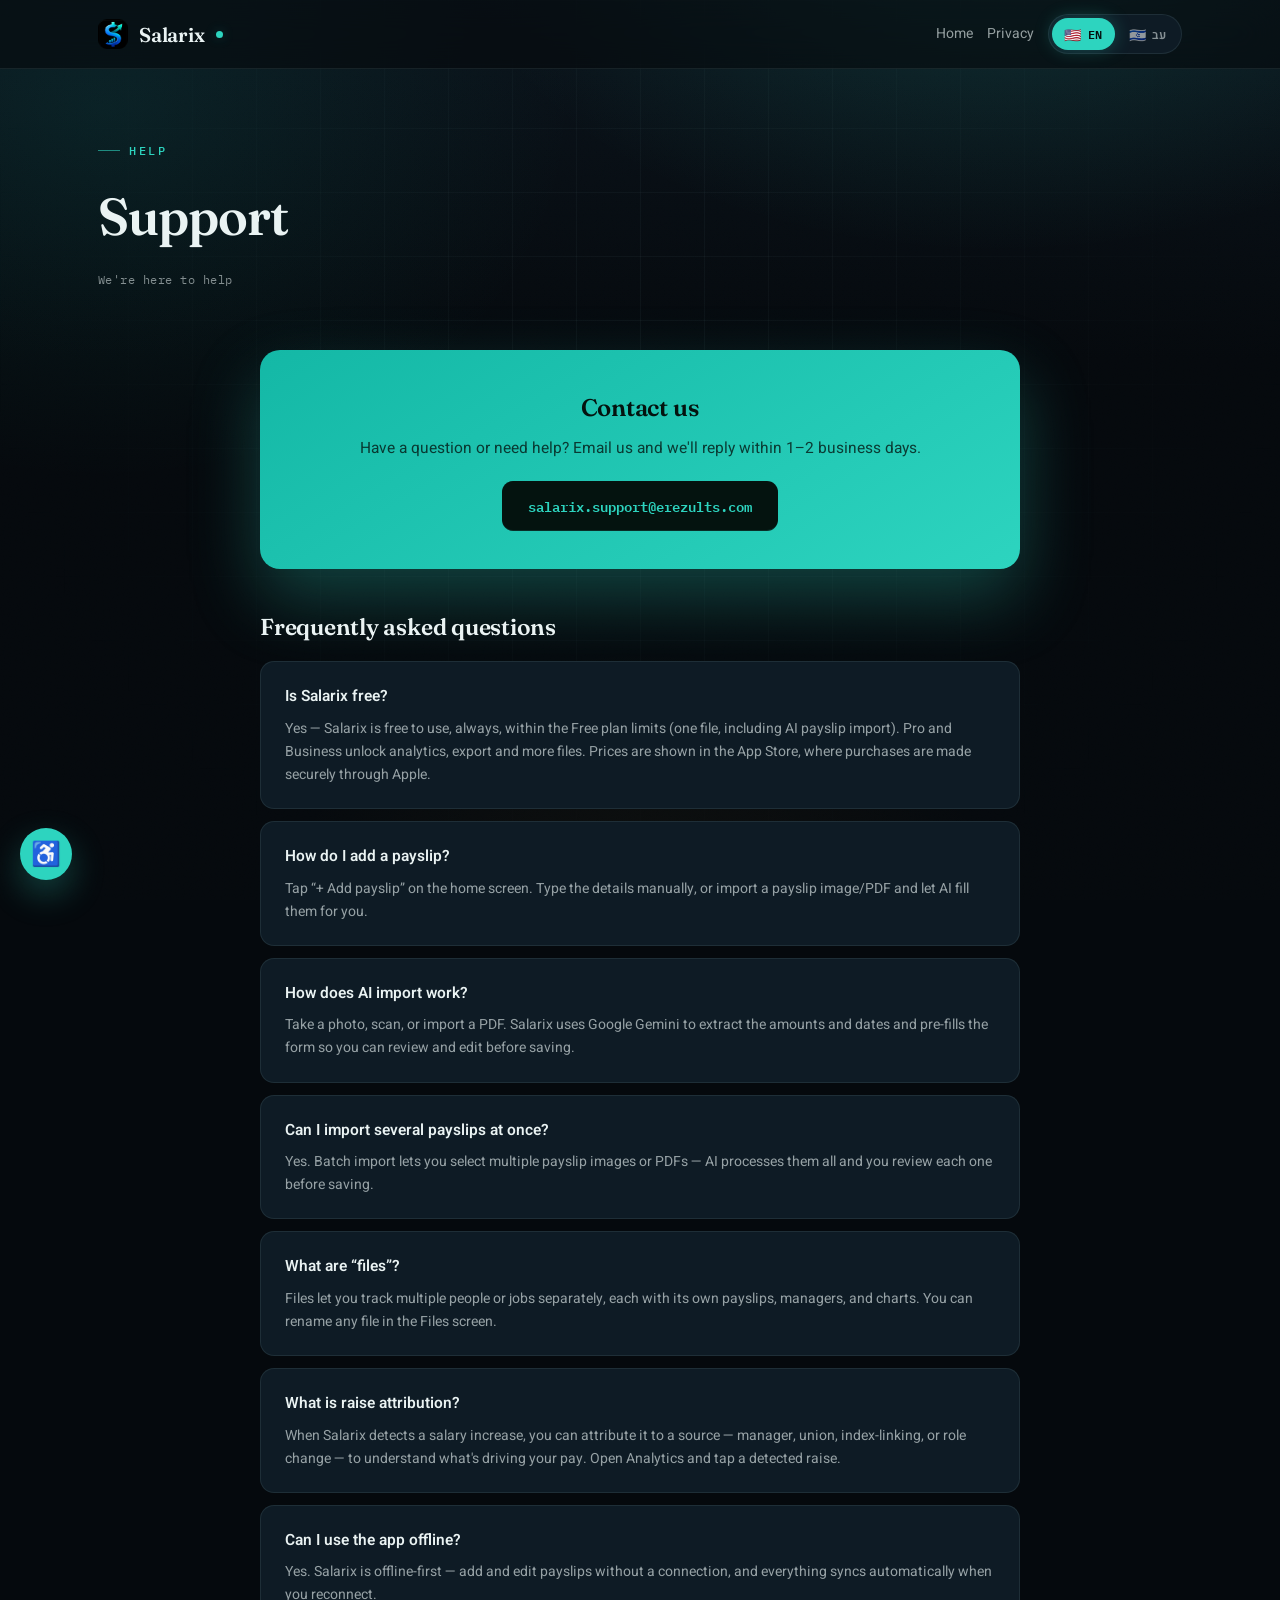
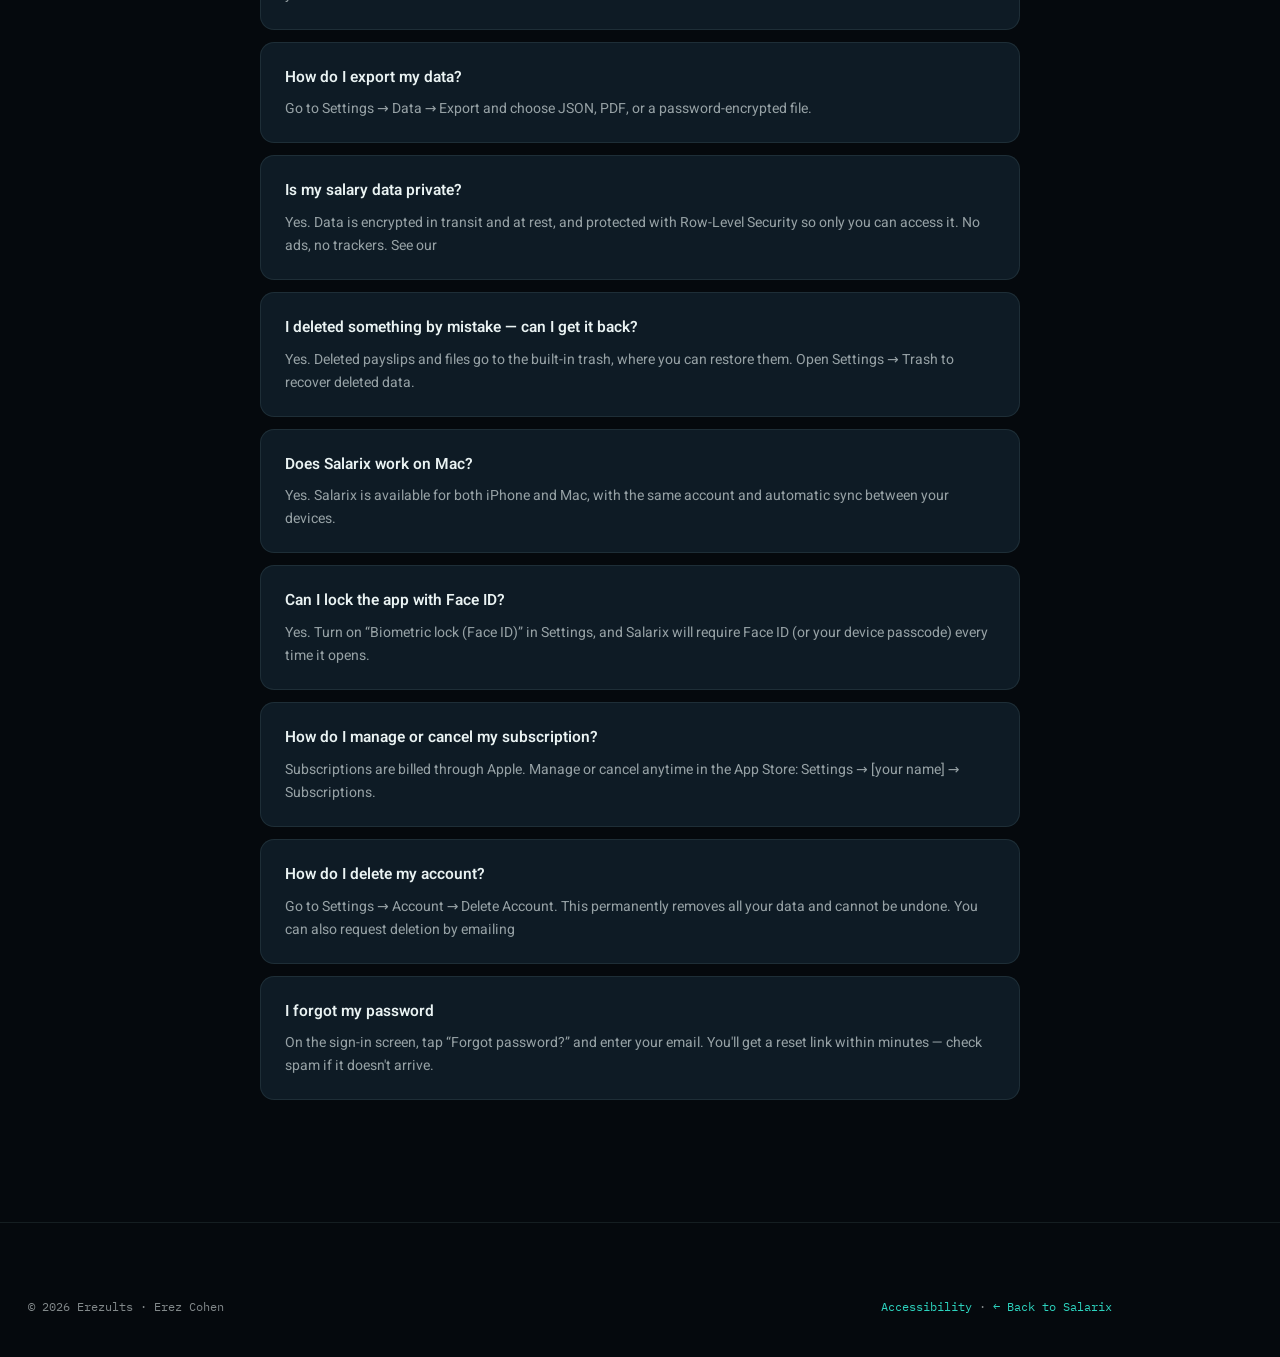
<file: support.html>
<!DOCTYPE html>
<html lang="en" dir="ltr" data-lang="en">
<head>
  <meta charset="UTF-8">
  <meta name="viewport" content="width=device-width, initial-scale=1.0">
  <title data-en="Support — Salarix" data-he="תמיכה — Salarix">Support — Salarix</title>
  <link rel="icon" type="image/png" href="images/app-icon.png">
  <link rel="preconnect" href="https://fonts.googleapis.com">
  <link rel="preconnect" href="https://fonts.gstatic.com" crossorigin>
  <link href="https://fonts.googleapis.com/css2?family=Fraunces:ital,opsz,wght@0,9..144,400..700;1,9..144,400..600&family=Heebo:wght@400;500;600;700;800;900&family=IBM+Plex+Mono:wght@400;500;600&display=swap" rel="stylesheet">
  <link rel="stylesheet" href="assets/site.css">
</head>
<body>
  <a class="skip-link" href="#main" data-en="Skip to content" data-he="דלג לתוכן">Skip to content</a>
  <button id="a11y-toggle" class="a11y-toggle" type="button" aria-expanded="false" aria-controls="a11y-panel" aria-label="Accessibility">♿</button>
  <div id="a11y-panel" class="a11y-panel" aria-labelledby="a11y-panel-title">
    <h2 id="a11y-panel-title" data-en="Accessibility" data-he="נגישות">Accessibility</h2>
    <button type="button" id="a11y-zoom" aria-pressed="false"><span data-en="Increase text size" data-he="הגדלת טקסט">Increase text size</span><span aria-hidden="true">A+</span></button>
    <button type="button" id="a11y-contrast" aria-pressed="false"><span data-en="High contrast" data-he="ניגודיות גבוהה">High contrast</span><span aria-hidden="true">◐</span></button>
    <button type="button" id="a11y-motion" aria-pressed="false"><span data-en="Stop animations" data-he="עצירת אנימציות">Stop animations</span><span aria-hidden="true">⏸</span></button>
    <button type="button" id="a11y-reset"><span data-en="Reset" data-he="איפוס">Reset</span><span aria-hidden="true">↺</span></button>
  </div>
  <div class="bg-atmos"></div><div class="bg-grid"></div><div class="bg-grain"></div>

  <nav class="nav"><div class="nav-in">
    <a class="brand" href="/"><img src="images/app-icon.png" alt="" onerror="this.style.display='none'">Salarix <span class="dot"></span></a>
    <div class="nav-actions">
      <a class="nav-link hide-sm" href="/" data-en="Home" data-he="בית">Home</a>
      <a class="nav-link hide-sm" href="/privacy.html" data-en="Privacy" data-he="פרטיות">Privacy</a>
      <div class="lang" role="group" aria-label="Language">
        <button data-lang="en"><span class="flag">🇺🇸</span>EN</button>
        <button data-lang="he"><span class="flag">🇮🇱</span>עב</button>
      </div>
    </div>
  </div></nav>

  <header class="legal-hero"><div class="wrap reveal">
    <span class="kicker" data-en="Help" data-he="עזרה">Help</span>
    <h1 data-en="Support" data-he="תמיכה">Support</h1>
    <p class="updated" data-en="We're here to help" data-he="אנחנו כאן לעזור">We're here to help</p>
  </div></header>

  <main class="wrap prose" id="main" tabindex="-1">
    <div class="contact-card reveal">
      <h2 data-en="Contact us" data-he="צור קשר">Contact us</h2>
      <p data-en="Have a question or need help? Email us and we'll reply within 1–2 business days." data-he="יש שאלה או צריך עזרה? כתוב לנו ונחזור אליך תוך 1–2 ימי עסקים.">Have a question or need help? Email us and we'll reply within 1–2 business days.</p>
      <a href="mailto:salarix.support@erezults.com">salarix.support@erezults.com</a>
    </div>

    <h2 class="reveal" data-en="Frequently asked questions" data-he="שאלות נפוצות">Frequently asked questions</h2>

    <div class="faq reveal"><h3 data-en="Is Salarix free?" data-he="האם Salarix חינמי?">Is Salarix free?</h3><p data-en="Yes — Salarix is free to use, always, within the Free plan limits (one file, including AI payslip import). Pro and Business unlock analytics, export and more files. Prices are shown in the App Store, where purchases are made securely through Apple." data-he="כן — Salarix חינמי לשימוש, תמיד, במסגרת מגבלות המסלול החינמי (תיק אחד, כולל ייבוא תלושים עם AI). Pro ו-Business פותחים אנליטיקה, ייצוא ותיקים נוספים. המחירים מוצגים ב-App Store, שם הרכישות מתבצעות באופן מאובטח דרך Apple.">Yes — Salarix is free to use, always, within the Free plan limits (one file, including AI payslip import). Pro and Business unlock analytics, export and more files. Prices are shown in the App Store, where purchases are made securely through Apple.</p></div>

    <div class="faq reveal"><h3 data-en="How do I add a payslip?" data-he="איך מוסיפים תלוש?">How do I add a payslip?</h3><p data-en="Tap “+ Add payslip” on the home screen. Type the details manually, or import a payslip image/PDF and let AI fill them for you." data-he="הקש ״+ הוספת תלוש״ במסך הבית. הקלד ידנית, או ייבא תמונה/PDF של תלוש ותן ל-AI למלא עבורך.">Tap “+ Add payslip” on the home screen. Type the details manually, or import a payslip image/PDF and let AI fill them for you.</p></div>

    <div class="faq reveal"><h3 data-en="How does AI import work?" data-he="איך עובד ייבוא ה-AI?">How does AI import work?</h3><p data-en="Take a photo, scan, or import a PDF. Salarix uses Google Gemini to extract the amounts and dates and pre-fills the form so you can review and edit before saving." data-he="צלם, סרוק, או ייבא PDF. Salarix משתמש ב-Google Gemini כדי לחלץ את הסכומים והתאריכים וממלא את הטופס מראש כדי שתוכל לאמת ולערוך לפני שמירה.">Take a photo, scan, or import a PDF. Salarix uses Google Gemini to extract the amounts and dates and pre-fills the form so you can review and edit before saving.</p></div>

    <div class="faq reveal"><h3 data-en="Can I import several payslips at once?" data-he="אפשר לייבא כמה תלושים בבת אחת?">Can I import several payslips at once?</h3><p data-en="Yes. Batch import lets you select multiple payslip images or PDFs — AI processes them all and you review each one before saving." data-he="כן. ייבוא מרובה מאפשר לבחור כמה תמונות או קובצי PDF של תלושים — ה-AI מעבד את כולם ואתה מאמת כל אחד לפני שמירה.">Yes. Batch import lets you select multiple payslip images or PDFs — AI processes them all and you review each one before saving.</p></div>

    <div class="faq reveal"><h3 data-en="What are “files”?" data-he="מה הם ״תיקים״?">What are “files”?</h3><p data-en="Files let you track multiple people or jobs separately, each with its own payslips, managers, and charts. You can rename any file in the Files screen." data-he="תיקים מאפשרים לעקוב אחר כמה אנשים או עבודות בנפרד, כל אחד עם תלושים, מנהלים וגרפים משלו. אפשר לשנות שם לכל תיק במסך התיקים.">Files let you track multiple people or jobs separately, each with its own payslips, managers, and charts. You can rename any file in the Files screen.</p></div>

    <div class="faq reveal"><h3 data-en="What is raise attribution?" data-he="מה זה ייחוס העלאות?">What is raise attribution?</h3><p data-en="When Salarix detects a salary increase, you can attribute it to a source — manager, union, index-linking, or role change — to understand what's driving your pay. Open Analytics and tap a detected raise." data-he="כשמזוהה העלאת שכר, אפשר לייחס אותה למקור — מנהל, ועד, הצמדה למדד, או שינוי תפקיד — כדי להבין מה מניע את השכר. פתח אנליטיקה והקש על העלאה.">When Salarix detects a salary increase, you can attribute it to a source — manager, union, index-linking, or role change — to understand what's driving your pay. Open Analytics and tap a detected raise.</p></div>

    <div class="faq reveal"><h3 data-en="Can I use the app offline?" data-he="אפשר להשתמש לא מקוון?">Can I use the app offline?</h3><p data-en="Yes. Salarix is offline-first — add and edit payslips without a connection, and everything syncs automatically when you reconnect." data-he="כן. Salarix הוא offline-first — הוסף וערוך תלושים בלי חיבור, והכול מסתנכרן אוטומטית כשמתחברים מחדש.">Yes. Salarix is offline-first — add and edit payslips without a connection, and everything syncs automatically when you reconnect.</p></div>

    <div class="faq reveal"><h3 data-en="How do I export my data?" data-he="איך מייצאים את הנתונים?">How do I export my data?</h3><p data-en="Go to Settings → Data → Export and choose JSON, PDF, or a password-encrypted file." data-he="עבור ל-הגדרות ← נתונים ← ייצוא ובחר JSON, PDF, או קובץ מוצפן בסיסמה.">Go to Settings → Data → Export and choose JSON, PDF, or a password-encrypted file.</p></div>

    <div class="faq reveal"><h3 data-en="Is my salary data private?" data-he="האם נתוני השכר שלי פרטיים?">Is my salary data private?</h3><p data-en="Yes. Data is encrypted in transit and at rest, and protected with Row-Level Security so only you can access it. No ads, no trackers. See our " data-he="כן. הנתונים מוצפנים בהעברה ובמנוחה, ומוגנים ב-Row-Level Security כך שרק אתה יכול לגשת. בלי פרסומות, בלי טראקרים. ראה את ">Yes. Data is encrypted in transit and at rest, and protected with Row-Level Security so only you can access it. No ads, no trackers. See our <a href='/privacy.html'>Privacy Policy</a>.</p></div>

    <div class="faq reveal"><h3 data-en="I deleted something by mistake — can I get it back?" data-he="מחקתי משהו בטעות — אפשר לשחזר?">I deleted something by mistake — can I get it back?</h3><p data-en="Yes. Deleted payslips and files go to the built-in trash, where you can restore them. Open Settings → Trash to recover deleted data." data-he="כן. תלושים ותיקים שנמחקו עוברים לסל המיחזור המובנה, ומשם אפשר לשחזר אותם. פתח הגדרות ← סל מיחזור כדי לשחזר.">Yes. Deleted payslips and files go to the built-in trash, where you can restore them. Open Settings → Trash to recover deleted data.</p></div>

    <div class="faq reveal"><h3 data-en="Does Salarix work on Mac?" data-he="האם Salarix עובד על מק?">Does Salarix work on Mac?</h3><p data-en="Yes. Salarix is available for both iPhone and Mac, with the same account and automatic sync between your devices." data-he="כן. Salarix זמין גם לאייפון וגם למק, עם אותו חשבון וסנכרון אוטומטי בין המכשירים.">Yes. Salarix is available for both iPhone and Mac, with the same account and automatic sync between your devices.</p></div>

    <div class="faq reveal"><h3 data-en="Can I lock the app with Face ID?" data-he="אפשר לנעול את האפליקציה עם Face ID?">Can I lock the app with Face ID?</h3><p data-en="Yes. Turn on “Biometric lock (Face ID)” in Settings, and Salarix will require Face ID (or your device passcode) every time it opens." data-he="כן. הפעל ״נעילה ביומטרית (Face ID)״ בהגדרות, ו-Salarix ידרוש Face ID (או קוד המכשיר) בכל פתיחה.">Yes. Turn on “Biometric lock (Face ID)” in Settings, and Salarix will require Face ID (or your device passcode) every time it opens.</p></div>

    <div class="faq reveal"><h3 data-en="How do I manage or cancel my subscription?" data-he="איך מנהלים או מבטלים מנוי?">How do I manage or cancel my subscription?</h3><p data-en="Subscriptions are billed through Apple. Manage or cancel anytime in the App Store: Settings → [your name] → Subscriptions." data-he="מנויים מחויבים דרך Apple. ניהול או ביטול בכל עת ב-App Store: הגדרות ← [השם שלך] ← מנויים.">Subscriptions are billed through Apple. Manage or cancel anytime in the App Store: Settings → [your name] → Subscriptions.</p></div>

    <div class="faq reveal"><h3 data-en="How do I delete my account?" data-he="איך מוחקים חשבון?">How do I delete my account?</h3><p data-en="Go to Settings → Account → Delete Account. This permanently removes all your data and cannot be undone. You can also request deletion by emailing " data-he="עבור ל-הגדרות ← חשבון ← מחיקת חשבון. הפעולה מוחקת לצמיתות את כל הנתונים ואינה הפיכה. אפשר גם לבקש מחיקה במייל ל-">Go to Settings → Account → Delete Account. This permanently removes all your data and cannot be undone. You can also request deletion by emailing <a href='mailto:salarix.support@erezults.com'>salarix.support@erezults.com</a>.</p></div>

    <div class="faq reveal"><h3 data-en="I forgot my password" data-he="שכחתי סיסמה">I forgot my password</h3><p data-en="On the sign-in screen, tap “Forgot password?” and enter your email. You'll get a reset link within minutes — check spam if it doesn't arrive." data-he="במסך ההתחברות, הקש ״שכחת סיסמה?״ והזן את האימייל. תקבל קישור איפוס תוך דקות — בדוק בספאם אם לא הגיע.">On the sign-in screen, tap “Forgot password?” and enter your email. You'll get a reset link within minutes — check spam if it doesn't arrive.</p></div>
  </main>

  <footer class="footer"><div class="wrap footer-bot" style="border:0;margin:0">
    <span>© <span id="year"></span> Erezults · Erez Cohen</span>
    <span><a href="/accessibility.html" style="color:var(--teal)" data-en="Accessibility" data-he="נגישות">Accessibility</a> · <a href="/" style="color:var(--teal)" data-en="← Back to Salarix" data-he="← חזרה ל-Salarix">← Back to Salarix</a></span>
  </div></footer>

  <script src="assets/site.js"></script>
</body>
</html>
</file>
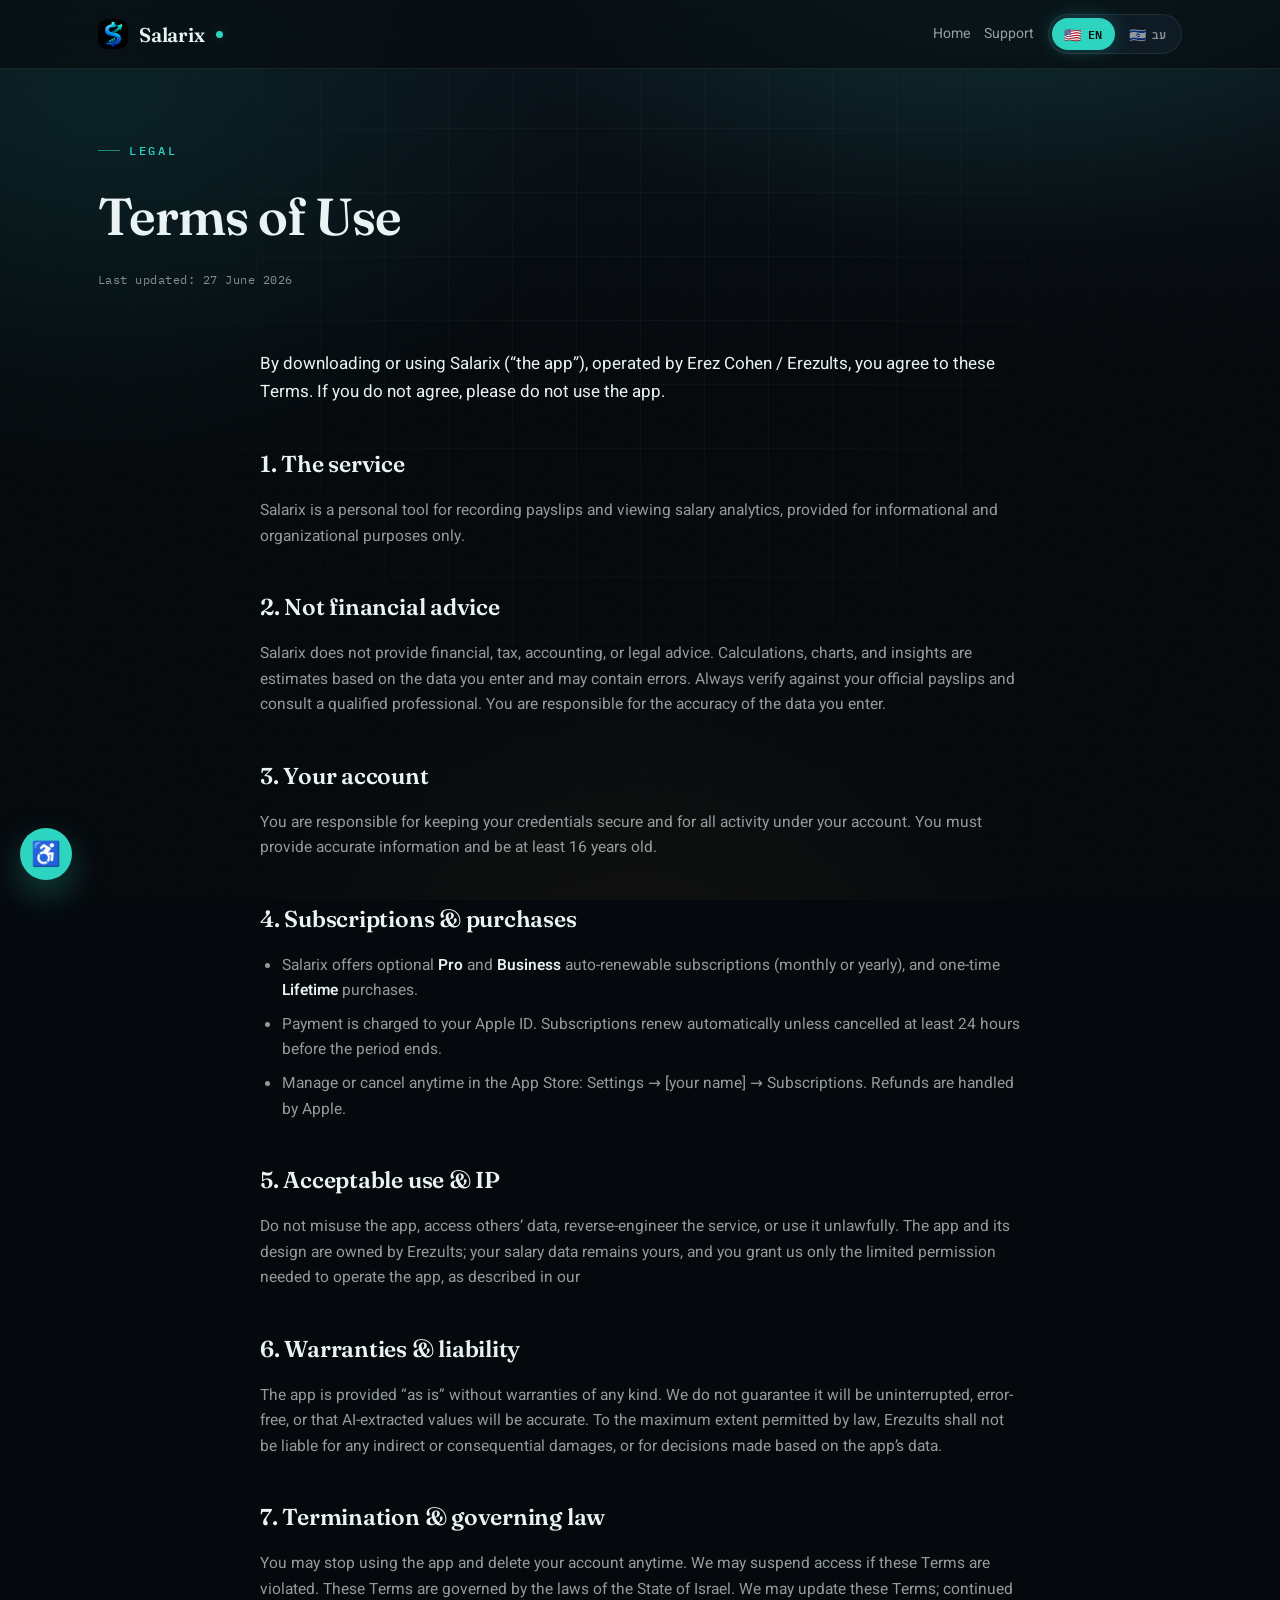
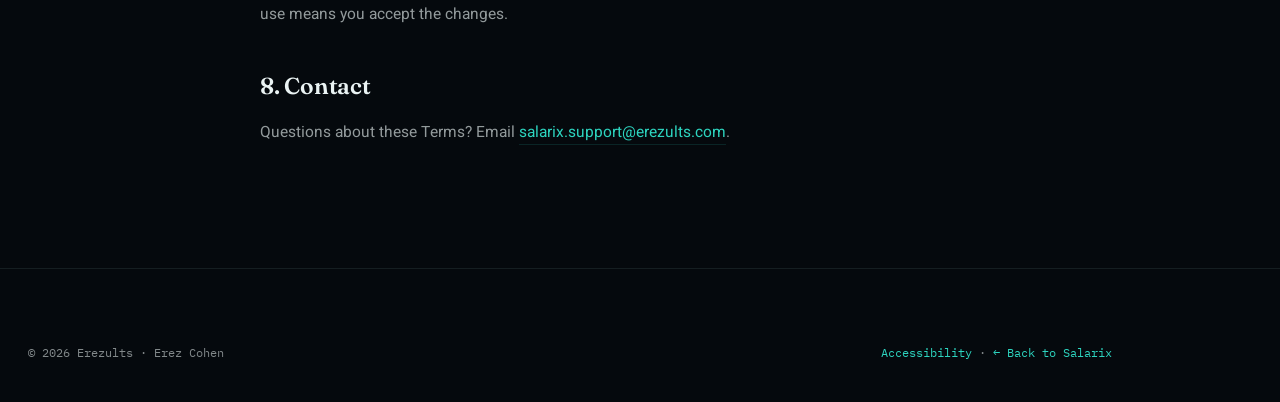
<file: terms.html>
<!DOCTYPE html>
<html lang="en" dir="ltr" data-lang="en">
<head>
  <meta charset="UTF-8">
  <meta name="viewport" content="width=device-width, initial-scale=1.0">
  <title data-en="Terms of Use — Salarix" data-he="תנאי שימוש — Salarix">Terms of Use — Salarix</title>
  <link rel="icon" type="image/png" href="images/app-icon.png">
  <link rel="preconnect" href="https://fonts.googleapis.com">
  <link rel="preconnect" href="https://fonts.gstatic.com" crossorigin>
  <link href="https://fonts.googleapis.com/css2?family=Fraunces:ital,opsz,wght@0,9..144,400..700;1,9..144,400..600&family=Heebo:wght@400;500;600;700;800;900&family=IBM+Plex+Mono:wght@400;500;600&display=swap" rel="stylesheet">
  <link rel="stylesheet" href="assets/site.css">
</head>
<body>
  <a class="skip-link" href="#main" data-en="Skip to content" data-he="דלג לתוכן">Skip to content</a>
  <button id="a11y-toggle" class="a11y-toggle" type="button" aria-expanded="false" aria-controls="a11y-panel" aria-label="Accessibility">♿</button>
  <div id="a11y-panel" class="a11y-panel" aria-labelledby="a11y-panel-title">
    <h2 id="a11y-panel-title" data-en="Accessibility" data-he="נגישות">Accessibility</h2>
    <button type="button" id="a11y-zoom" aria-pressed="false"><span data-en="Increase text size" data-he="הגדלת טקסט">Increase text size</span><span aria-hidden="true">A+</span></button>
    <button type="button" id="a11y-contrast" aria-pressed="false"><span data-en="High contrast" data-he="ניגודיות גבוהה">High contrast</span><span aria-hidden="true">◐</span></button>
    <button type="button" id="a11y-motion" aria-pressed="false"><span data-en="Stop animations" data-he="עצירת אנימציות">Stop animations</span><span aria-hidden="true">⏸</span></button>
    <button type="button" id="a11y-reset"><span data-en="Reset" data-he="איפוס">Reset</span><span aria-hidden="true">↺</span></button>
  </div>
  <div class="bg-atmos"></div><div class="bg-grid"></div><div class="bg-grain"></div>

  <nav class="nav"><div class="nav-in">
    <a class="brand" href="/"><img src="images/app-icon.png" alt="" onerror="this.style.display='none'">Salarix <span class="dot"></span></a>
    <div class="nav-actions">
      <a class="nav-link hide-sm" href="/" data-en="Home" data-he="בית">Home</a>
      <a class="nav-link hide-sm" href="/support.html" data-en="Support" data-he="תמיכה">Support</a>
      <div class="lang" role="group" aria-label="Language">
        <button data-lang="en"><span class="flag">🇺🇸</span>EN</button>
        <button data-lang="he"><span class="flag">🇮🇱</span>עב</button>
      </div>
    </div>
  </div></nav>

  <header class="legal-hero"><div class="wrap reveal">
    <span class="kicker" data-en="Legal" data-he="משפטי">Legal</span>
    <h1 data-en="Terms of Use" data-he="תנאי שימוש">Terms of Use</h1>
    <p class="updated" data-en="Last updated: 27 June 2026" data-he="עודכן לאחרונה: 27 ביוני 2026">Last updated: 27 June 2026</p>
  </div></header>

  <main class="wrap prose" id="main" tabindex="-1">
    <p class="lead-p reveal" data-en="By downloading or using Salarix (“the app”), operated by Erez Cohen / Erezults, you agree to these Terms. If you do not agree, please do not use the app." data-he="בהורדת או שימוש ב-Salarix (״האפליקציה״), המופעלת על ידי ארז כהן / Erezults, אתה מסכים לתנאים אלה. אם אינך מסכים, אנא אל תשתמש באפליקציה.">By downloading or using Salarix (“the app”), operated by Erez Cohen / Erezults, you agree to these Terms. If you do not agree, please do not use the app.</p>

    <div class="reveal">
      <h2 data-en="1. The service" data-he="1. השירות">1. The service</h2>
      <p data-en="Salarix is a personal tool for recording payslips and viewing salary analytics, provided for informational and organizational purposes only." data-he="Salarix הוא כלי אישי לתיעוד תלושי שכר וצפייה באנליטיקה, המסופק למטרות מידע וארגון בלבד.">Salarix is a personal tool for recording payslips and viewing salary analytics, provided for informational and organizational purposes only.</p>
    </div>

    <div class="reveal">
      <h2 data-en="2. Not financial advice" data-he="2. לא ייעוץ פיננסי">2. Not financial advice</h2>
      <p data-en="Salarix does not provide financial, tax, accounting, or legal advice. Calculations, charts, and insights are estimates based on the data you enter and may contain errors. Always verify against your official payslips and consult a qualified professional. You are responsible for the accuracy of the data you enter." data-he="Salarix אינו מספק ייעוץ פיננסי, מס, חשבונאי או משפטי. חישובים, גרפים ותובנות הם הערכות המבוססות על הנתונים שאתה מזין ועלולים להכיל שגיאות. תמיד אמת מול התלושים הרשמיים שלך והיוועץ באיש מקצוע מוסמך. אתה אחראי לדיוק הנתונים שאתה מזין.">Salarix does not provide financial, tax, accounting, or legal advice. Calculations, charts, and insights are estimates based on the data you enter and may contain errors. Always verify against your official payslips and consult a qualified professional. You are responsible for the accuracy of the data you enter.</p>
    </div>

    <div class="reveal">
      <h2 data-en="3. Your account" data-he="3. החשבון שלך">3. Your account</h2>
      <p data-en="You are responsible for keeping your credentials secure and for all activity under your account. You must provide accurate information and be at least 16 years old." data-he="אתה אחראי לשמירת פרטי ההתחברות שלך ולכל פעילות בחשבונך. עליך לספק מידע מדויק ולהיות בן 16 לפחות.">You are responsible for keeping your credentials secure and for all activity under your account. You must provide accurate information and be at least 16 years old.</p>
    </div>

    <div class="reveal">
      <h2 data-en="4. Subscriptions & purchases" data-he="4. מנויים ורכישות">4. Subscriptions & purchases</h2>
      <ul>
        <li data-en="Salarix offers optional <strong>Pro</strong> and <strong>Business</strong> auto-renewable subscriptions (monthly or yearly), and one-time <strong>Lifetime</strong> purchases." data-he="Salarix מציע מנויים אופציונליים <strong>Pro</strong> ו-<strong>Business</strong> המתחדשים אוטומטית (חודשי או שנתי), ורכישות <strong>לכל החיים</strong> חד-פעמיות.">Salarix offers optional <strong>Pro</strong> and <strong>Business</strong> auto-renewable subscriptions (monthly or yearly), and one-time <strong>Lifetime</strong> purchases.</li>
        <li data-en="Payment is charged to your Apple ID. Subscriptions renew automatically unless cancelled at least 24 hours before the period ends." data-he="התשלום מחויב ל-Apple ID שלך. מנויים מתחדשים אוטומטית אלא אם בוטלו לפחות 24 שעות לפני סוף התקופה.">Payment is charged to your Apple ID. Subscriptions renew automatically unless cancelled at least 24 hours before the period ends.</li>
        <li data-en="Manage or cancel anytime in the App Store: Settings → [your name] → Subscriptions. Refunds are handled by Apple." data-he="ניהול או ביטול בכל עת ב-App Store: הגדרות ← [השם שלך] ← מנויים. החזרים מטופלים על ידי Apple.">Manage or cancel anytime in the App Store: Settings → [your name] → Subscriptions. Refunds are handled by Apple.</li>
      </ul>
    </div>

    <div class="reveal">
      <h2 data-en="5. Acceptable use & IP" data-he="5. שימוש הוגן וקניין רוחני">5. Acceptable use & IP</h2>
      <p data-en="Do not misuse the app, access others’ data, reverse-engineer the service, or use it unlawfully. The app and its design are owned by Erezults; your salary data remains yours, and you grant us only the limited permission needed to operate the app, as described in our " data-he="אין לעשות שימוש לרעה באפליקציה, לגשת לנתוני אחרים, לבצע הנדסה לאחור או להשתמש בה באופן בלתי חוקי. האפליקציה ועיצובה בבעלות Erezults; נתוני השכר שלך נשארים שלך, ואתה מעניק לנו רק את ההרשאה המוגבלת הנדרשת להפעלת האפליקציה, כמתואר ב">Do not misuse the app, access others’ data, reverse-engineer the service, or use it unlawfully. The app and its design are owned by Erezults; your salary data remains yours, and you grant us only the limited permission needed to operate the app, as described in our <a href='/privacy.html'>Privacy Policy</a>.</p>
    </div>

    <div class="reveal">
      <h2 data-en="6. Warranties & liability" data-he="6. אחריות וחבות">6. Warranties & liability</h2>
      <p data-en="The app is provided “as is” without warranties of any kind. We do not guarantee it will be uninterrupted, error-free, or that AI-extracted values will be accurate. To the maximum extent permitted by law, Erezults shall not be liable for any indirect or consequential damages, or for decisions made based on the app’s data." data-he="האפליקציה מסופקת ״כפי שהיא״ ללא אחריות מכל סוג. איננו מתחייבים שתפעל ללא הפרעות או שגיאות, או שערכים שחולצו ב-AI יהיו מדויקים. במידה המרבית המותרת בחוק, Erezults לא תהיה אחראית לכל נזק עקיף או תוצאתי, או להחלטות שהתקבלו על בסיס נתוני האפליקציה.">The app is provided “as is” without warranties of any kind. We do not guarantee it will be uninterrupted, error-free, or that AI-extracted values will be accurate. To the maximum extent permitted by law, Erezults shall not be liable for any indirect or consequential damages, or for decisions made based on the app’s data.</p>
    </div>

    <div class="reveal">
      <h2 data-en="7. Termination & governing law" data-he="7. סיום וחוק חל">7. Termination & governing law</h2>
      <p data-en="You may stop using the app and delete your account anytime. We may suspend access if these Terms are violated. These Terms are governed by the laws of the State of Israel. We may update these Terms; continued use means you accept the changes." data-he="אתה רשאי להפסיק להשתמש באפליקציה ולמחוק את החשבון בכל עת. אנו רשאים להשעות גישה אם תנאים אלה מופרים. תנאים אלה כפופים לחוקי מדינת ישראל. אנו עשויים לעדכן את התנאים; המשך שימוש מהווה הסכמה לשינויים.">You may stop using the app and delete your account anytime. We may suspend access if these Terms are violated. These Terms are governed by the laws of the State of Israel. We may update these Terms; continued use means you accept the changes.</p>
    </div>

    <div class="reveal">
      <h2 data-en="8. Contact" data-he="8. יצירת קשר">8. Contact</h2>
      <p data-en="Questions about these Terms? Email <a href='mailto:salarix.support@erezults.com'>salarix.support@erezults.com</a>." data-he="שאלות לגבי התנאים? כתוב ל-<a href='mailto:salarix.support@erezults.com'>salarix.support@erezults.com</a>.">Questions about these Terms? Email <a href='mailto:salarix.support@erezults.com'>salarix.support@erezults.com</a>.</p>
    </div>
  </main>

  <footer class="footer"><div class="wrap footer-bot" style="border:0;margin:0">
    <span>© <span id="year"></span> Erezults · Erez Cohen</span>
    <span><a href="/accessibility.html" style="color:var(--teal)" data-en="Accessibility" data-he="נגישות">Accessibility</a> · <a href="/" style="color:var(--teal)" data-en="← Back to Salarix" data-he="← חזרה ל-Salarix">← Back to Salarix</a></span>
  </div></footer>

  <script src="assets/site.js"></script>
</body>
</html>
</file>
<file: assets/site.css>
/* ═══════════════════════════════════════════════════════════════
   SALARIX — "Precision Ledger" design system
   Premium dark fintech · teal on charcoal · monospace numerals
   Bilingual EN (LTR, default) / HE (RTL)
═══════════════════════════════════════════════════════════════ */

:root{
  --bg:#05090d;
  --bg-2:#0a131b;
  --surface:#0e1b25;
  --surface-2:#122433;
  --line:rgba(168,210,210,.10);
  --line-strong:rgba(168,210,210,.18);

  --teal:#2dd4bf;
  --teal-deep:#14b8a6;
  --teal-dim:rgba(45,212,191,.14);
  --teal-glow:rgba(45,212,191,.28);
  --gold:#f0b429;
  --gold-glow:rgba(240,180,41,.3);

  --text:#eaf3f3;
  --muted:rgba(234,243,243,.62);
  --faint:rgba(234,243,243,.55);

  --font-display:'Fraunces','Heebo',Georgia,serif;
  --font-body:'Heebo',system-ui,sans-serif;
  --font-mono:'IBM Plex Mono','Heebo',monospace;

  --maxw:1140px;
  --ease:cubic-bezier(.22,1,.36,1);
}

*{margin:0;padding:0;box-sizing:border-box}
html{scroll-behavior:smooth;-webkit-text-size-adjust:100%}
body{
  font-family:var(--font-body);
  background:var(--bg);
  color:var(--text);
  line-height:1.65;
  overflow-x:hidden;
  -webkit-font-smoothing:antialiased;
}
a{color:inherit;text-decoration:none}
img{max-width:100%;display:block}
::selection{background:var(--teal);color:#04110f}

/* ── atmosphere: fixed gradient mesh + hairline grid + grain ── */
.bg-atmos{position:fixed;inset:0;z-index:-2;pointer-events:none;
  background:
    radial-gradient(900px 540px at 78% -8%, rgba(45,212,191,.16), transparent 60%),
    radial-gradient(760px 600px at 8% 12%, rgba(20,184,166,.10), transparent 62%),
    radial-gradient(700px 700px at 50% 118%, rgba(240,180,41,.06), transparent 60%),
    linear-gradient(180deg,var(--bg-2),var(--bg) 40%);
}
.bg-grid{position:fixed;inset:0;z-index:-2;pointer-events:none;opacity:.5;
  background-image:linear-gradient(var(--line) 1px,transparent 1px),linear-gradient(90deg,var(--line) 1px,transparent 1px);
  background-size:64px 64px;
  -webkit-mask-image:radial-gradient(circle at 50% 32%, #000 0%, transparent 78%);
          mask-image:radial-gradient(circle at 50% 32%, #000 0%, transparent 78%);
}
.bg-grain{position:fixed;inset:0;z-index:-1;pointer-events:none;opacity:.04;mix-blend-mode:overlay;
  background-image:url("data:image/svg+xml,%3Csvg xmlns='http://www.w3.org/2000/svg' width='120' height='120'%3E%3Cfilter id='n'%3E%3CfeTurbulence type='fractalNoise' baseFrequency='.85' numOctaves='2'/%3E%3C/filter%3E%3Crect width='100%25' height='100%25' filter='url(%23n)'/%3E%3C/svg%3E");}

.wrap{max-width:var(--maxw);margin:0 auto;padding:0 28px}

/* ── kicker / labels (mono) ── */
.kicker{font-family:var(--font-mono);font-size:12px;font-weight:500;letter-spacing:.22em;
  text-transform:uppercase;color:var(--teal);display:inline-flex;align-items:center;gap:9px}
.kicker::before{content:"";width:22px;height:1px;background:var(--teal);opacity:.6}

/* ═══ NAV ═══ */
.nav{position:sticky;top:0;z-index:50;backdrop-filter:blur(18px);-webkit-backdrop-filter:blur(18px);
  background:rgba(5,9,13,.6);border-bottom:1px solid var(--line)}
.nav-in{max-width:var(--maxw);margin:0 auto;padding:14px 28px;display:flex;align-items:center;justify-content:space-between;gap:16px}
.brand{display:flex;align-items:center;gap:11px;font-family:var(--font-display);font-weight:600;font-size:20px;letter-spacing:-.01em}
.brand img{width:30px;height:30px;border-radius:9px}
.brand .dot{width:7px;height:7px;border-radius:50%;background:var(--teal);box-shadow:0 0 12px var(--teal-glow)}
.nav-actions{display:flex;align-items:center;gap:14px}
.nav-link{font-size:14px;color:var(--muted);transition:color .25s}
.nav-link:hover{color:var(--text)}
@media(max-width:640px){.nav-link.hide-sm{display:none}}

/* language toggle with flags */
.lang{display:flex;gap:2px;background:var(--surface);border:1px solid var(--line);border-radius:30px;padding:3px}
.lang button{border:0;background:transparent;cursor:pointer;border-radius:24px;padding:6px 12px;
  font-family:var(--font-mono);font-size:12px;font-weight:600;letter-spacing:.04em;color:var(--faint);
  display:flex;align-items:center;gap:6px;transition:all .3s var(--ease)}
.lang button .flag{font-size:14px;line-height:1}
.lang button.active{background:var(--teal);color:#04110f;box-shadow:0 0 18px var(--teal-glow)}

/* ═══ reveal-on-scroll ═══ */
.reveal{opacity:0;transform:translateY(26px);transition:opacity .8s var(--ease),transform .8s var(--ease)}
.reveal.in{opacity:1;transform:none}
.reveal[data-d="1"]{transition-delay:.08s}
.reveal[data-d="2"]{transition-delay:.16s}
.reveal[data-d="3"]{transition-delay:.24s}
.reveal[data-d="4"]{transition-delay:.32s}
.reveal[data-d="5"]{transition-delay:.40s}
@media(prefers-reduced-motion:reduce){.reveal{opacity:1;transform:none;transition:none}}

/* ═══ HERO ═══ */
.hero{padding:80px 0 96px;position:relative}
.hero-grid{display:grid;grid-template-columns:1.05fr .95fr;gap:56px;align-items:center}
@media(max-width:900px){.hero-grid{grid-template-columns:1fr;gap:40px}}
.hero h1{font-family:var(--font-display);font-weight:600;font-size:clamp(40px,6.4vw,72px);
  line-height:1.03;letter-spacing:-.025em;margin:22px 0 20px;font-optical-sizing:auto}
.hero h1 em{font-style:italic;color:var(--teal);font-weight:500}
.hero .lead{font-size:clamp(16px,2.1vw,19px);color:var(--muted);max-width:520px;margin-bottom:34px}
.hero-cta{display:flex;align-items:center;gap:16px;flex-wrap:wrap}
.btn{display:inline-flex;align-items:center;gap:10px;font-family:var(--font-mono);font-weight:600;font-size:14px;
  letter-spacing:.02em;padding:15px 26px;border-radius:13px;transition:transform .25s var(--ease),box-shadow .25s,background .25s}
.btn-primary{background:var(--teal);color:#04110f;box-shadow:0 14px 38px var(--teal-glow)}
.btn-primary:hover{transform:translateY(-3px);box-shadow:0 22px 50px var(--teal-glow)}
.btn-ghost{border:1px solid var(--line-strong);color:var(--text)}
.btn-ghost:hover{border-color:var(--teal);color:var(--teal)}
.store-badge{display:inline-block;margin-top:22px;transition:transform .3s var(--ease),filter .3s var(--ease)}
.store-badge:hover{transform:translateY(-3px);filter:drop-shadow(0 14px 30px var(--teal-glow))}
.store-badge img{display:block;height:52px;width:auto}
.hero-note{font-family:var(--font-mono);font-size:12px;color:var(--faint);margin-top:14px;letter-spacing:.03em}

/* hero visual: a financial card with mini chart */
.glass-card{background:linear-gradient(155deg,var(--surface-2),var(--surface));border:1px solid var(--line-strong);
  border-radius:24px;padding:26px;box-shadow:0 40px 90px rgba(0,0,0,.5),inset 0 1px 0 rgba(255,255,255,.04);position:relative;overflow:hidden}
.glass-card::after{content:"";position:absolute;inset:0;border-radius:24px;padding:1px;pointer-events:none;
  background:linear-gradient(160deg,var(--teal-glow),transparent 40%);-webkit-mask:linear-gradient(#000 0 0) content-box,linear-gradient(#000 0 0);-webkit-mask-composite:xor;mask-composite:exclude}
.fc-top{display:flex;justify-content:space-between;align-items:flex-start;margin-bottom:6px}
.fc-label{font-family:var(--font-mono);font-size:11px;letter-spacing:.16em;text-transform:uppercase;color:var(--faint)}
.fc-big{font-family:var(--font-mono);font-weight:600;font-size:34px;color:var(--text);letter-spacing:-.01em}
.fc-pill{font-family:var(--font-mono);font-size:12px;font-weight:600;color:var(--teal);background:var(--teal-dim);
  border:1px solid var(--line);padding:5px 10px;border-radius:30px}
.fc-chart{margin-top:18px}
.fc-chart svg{width:100%;height:128px;overflow:visible}
.fc-foot{display:flex;justify-content:space-between;margin-top:14px;font-family:var(--font-mono);font-size:11px;color:var(--faint)}

/* ═══ STATS band ═══ */
.stats{border-top:1px solid var(--line);border-bottom:1px solid var(--line);background:rgba(10,19,27,.5)}
.stats-in{display:grid;grid-template-columns:repeat(4,1fr);gap:24px;padding:42px 0}
@media(max-width:760px){.stats-in{grid-template-columns:repeat(2,1fr);gap:30px}}
.stat .num{font-family:var(--font-mono);font-weight:600;font-size:clamp(28px,4vw,40px);color:var(--teal);letter-spacing:-.01em}
.stat .cap{font-size:13px;color:var(--muted);margin-top:4px}

/* ═══ SECTION ═══ */
.section{padding:96px 0}
.sec-head{max-width:640px;margin-bottom:54px}
.sec-head h2{font-family:var(--font-display);font-weight:600;font-size:clamp(28px,4.4vw,46px);
  line-height:1.08;letter-spacing:-.02em;margin:16px 0 14px}
.sec-head p{color:var(--muted);font-size:17px}
[dir=rtl] .sec-head,[dir=rtl] .hero .lead{margin-left:auto}

/* feature grid */
.features{display:grid;grid-template-columns:repeat(3,1fr);gap:18px}
@media(max-width:880px){.features{grid-template-columns:1fr 1fr}}
@media(max-width:560px){.features{grid-template-columns:1fr}}
.feature{background:linear-gradient(160deg,var(--surface),var(--bg-2));border:1px solid var(--line);
  border-radius:18px;padding:30px 26px;transition:transform .35s var(--ease),border-color .35s,background .35s}
.feature:hover{transform:translateY(-5px);border-color:var(--line-strong);background:linear-gradient(160deg,var(--surface-2),var(--surface))}
.feature .ico{width:48px;height:48px;border-radius:13px;display:flex;align-items:center;justify-content:center;
  font-size:23px;background:var(--teal-dim);border:1px solid var(--line);margin-bottom:18px}
.feature h3{font-size:18px;font-weight:700;margin-bottom:9px;letter-spacing:-.01em}
.feature p{color:var(--muted);font-size:14.5px}

/* steps */
.steps{display:grid;grid-template-columns:repeat(3,1fr);gap:26px;counter-reset:s}
@media(max-width:760px){.steps{grid-template-columns:1fr}}
.step{position:relative;padding-top:30px;border-top:1px solid var(--line-strong)}
.step .idx{font-family:var(--font-mono);font-size:13px;color:var(--teal);letter-spacing:.1em}
.step h3{font-family:var(--font-display);font-weight:600;font-size:22px;margin:12px 0 8px}
.step p{color:var(--muted);font-size:15px}

/* ── "also included" chips ── */
.chips{display:flex;flex-wrap:wrap;gap:10px;margin-top:34px;justify-content:center}
.chip{font-family:var(--font-mono);font-size:12.5px;font-weight:500;color:var(--muted);
  background:var(--surface);border:1px solid var(--line);border-radius:30px;padding:9px 16px;
  display:inline-flex;align-items:center;gap:8px;transition:border-color .3s,color .3s}
.chip:hover{border-color:var(--teal);color:var(--text)}

/* ── screens gallery (App Store canvas shots) ── */
.gallery{display:flex;gap:18px;overflow-x:auto;padding:8px 28px 26px;scroll-snap-type:x mandatory;
  -webkit-overflow-scrolling:touch;scrollbar-width:thin;scrollbar-color:var(--teal-dim) transparent}
.gallery::-webkit-scrollbar{height:8px}
.gallery::-webkit-scrollbar-thumb{background:var(--teal-dim);border-radius:8px}
.canvas-shot{flex:0 0 auto;width:min(272px,72vw);aspect-ratio:1290/2796;scroll-snap-align:center;
  border-radius:26px;overflow:hidden;border:1px solid var(--line-strong);margin:0;position:relative;
  background:linear-gradient(165deg,var(--surface-2),var(--bg-2));
  box-shadow:0 26px 60px rgba(0,0,0,.45);transition:transform .35s var(--ease),border-color .35s}
.canvas-shot:hover{transform:translateY(-6px);border-color:var(--teal)}
.canvas-shot img{width:100%;height:100%;object-fit:cover}
/* placeholder state — shown until the real canvas image is uploaded */
.canvas-shot.ph img{display:none}
.canvas-shot.ph::before{content:"";position:absolute;inset:0;
  background:
    radial-gradient(70% 46% at 50% -6%, var(--teal-dim), transparent 70%),
    linear-gradient(165deg,var(--surface-2),var(--bg-2))}
.canvas-shot.ph .ph-cap{position:absolute;inset:0;display:flex;flex-direction:column;align-items:center;
  justify-content:center;gap:14px;text-align:center;padding:22px}
.canvas-shot .ph-cap{display:none}
.canvas-shot.ph .ph-cap .ph-ico{width:54px;height:54px;border-radius:15px;display:flex;align-items:center;
  justify-content:center;font-size:26px;background:var(--teal-dim);border:1px solid var(--line-strong)}
.canvas-shot.ph .ph-cap .ph-txt{font-size:14.5px;font-weight:600;color:var(--muted);line-height:1.45}
.canvas-shot.ph .ph-cap .ph-note{font-family:var(--font-mono);font-size:10px;letter-spacing:.14em;
  text-transform:uppercase;color:var(--faint)}

/* pricing */
.prices{display:grid;grid-template-columns:repeat(3,1fr);gap:18px}
@media(max-width:820px){.prices{grid-template-columns:1fr}}
.price{background:linear-gradient(160deg,var(--surface),var(--bg-2));border:1px solid var(--line);border-radius:20px;padding:30px}
.price.hot{border-color:var(--teal);box-shadow:0 24px 60px rgba(45,212,191,.12)}
.price.life{border-color:rgba(240,180,41,.5);box-shadow:0 24px 60px var(--gold-glow)}
.price .tier{font-family:var(--font-mono);font-size:12px;letter-spacing:.16em;text-transform:uppercase;color:var(--muted)}
.price.hot .tier{color:var(--teal)} .price.life .tier{color:var(--gold)}
.price .free-badge{display:inline-block;font-family:var(--font-mono);font-size:11px;font-weight:600;
  letter-spacing:.1em;text-transform:uppercase;color:var(--teal);background:var(--teal-dim);
  border:1px solid var(--line-strong);border-radius:30px;padding:4px 12px;margin-top:12px}
/* lifetime band under the plan cards */
.life-band{margin-top:18px;border:1px solid rgba(240,180,41,.45);border-radius:20px;padding:26px 30px;
  background:linear-gradient(150deg,rgba(240,180,41,.08),var(--bg-2));box-shadow:0 24px 60px rgba(240,180,41,.08);
  display:flex;align-items:center;justify-content:space-between;gap:20px;flex-wrap:wrap}
.life-band h3{font-family:var(--font-display);font-weight:600;font-size:22px;color:var(--gold)}
.life-band p{color:var(--muted);font-size:14.5px;max-width:560px}
.price .amt{font-family:var(--font-mono);font-weight:600;font-size:38px;margin:12px 0 2px}
.price .per{font-family:var(--font-mono);font-size:12px;color:var(--faint)}
.price ul{list-style:none;margin-top:18px;display:flex;flex-direction:column;gap:10px}
.price li{font-size:14px;color:var(--muted);display:flex;gap:10px;align-items:flex-start}
.price li::before{content:"✓";color:var(--teal);font-weight:700}
.price.life li::before{color:var(--gold)}

/* CTA band */
.cta-band{text-align:center;padding:90px 0}
.cta-band h2{font-family:var(--font-display);font-weight:600;font-size:clamp(28px,5vw,48px);letter-spacing:-.02em;margin-bottom:18px}
.cta-band p{color:var(--muted);max-width:480px;margin:0 auto 30px}

/* ═══ FOOTER ═══ */
.footer{border-top:1px solid var(--line);padding:54px 0 40px;margin-top:40px}
.footer-in{display:flex;justify-content:space-between;gap:30px;flex-wrap:wrap;align-items:flex-start}
.footer .brand{margin-bottom:14px}
.footer .tagline{color:var(--faint);font-size:13.5px;max-width:280px}
.footer-cols{display:flex;gap:60px;flex-wrap:wrap}
.footer-col h4{font-family:var(--font-mono);font-size:11px;letter-spacing:.16em;text-transform:uppercase;color:var(--faint);margin-bottom:14px}
.footer-col a{display:block;color:var(--muted);font-size:14px;margin-bottom:9px;transition:color .25s}
.footer-col a:hover{color:var(--teal)}
.footer-bot{margin-top:40px;padding-top:20px;border-top:1px solid var(--line);
  display:flex;justify-content:space-between;gap:16px;flex-wrap:wrap;font-family:var(--font-mono);font-size:12px;color:var(--faint)}

/* ═══ LEGAL / SUPPORT pages ═══ */
.legal-hero{padding:64px 0 30px}
.legal-hero h1{font-family:var(--font-display);font-weight:600;font-size:clamp(34px,5vw,52px);letter-spacing:-.02em;margin:14px 0 10px}
.legal-hero .updated{font-family:var(--font-mono);font-size:12px;color:var(--faint);letter-spacing:.04em}
.prose{max-width:760px;padding:30px 0 70px}
.prose h2{font-family:var(--font-display);font-weight:600;font-size:23px;letter-spacing:-.01em;margin:40px 0 14px;color:var(--text)}
.prose p,.prose li{color:var(--muted);font-size:15.5px;margin-bottom:12px}
.prose ul{padding-inline-start:22px;margin-bottom:12px}
.prose li{margin-bottom:8px}
.prose strong{color:var(--text);font-weight:600}
.prose a{color:var(--teal);border-bottom:1px solid var(--teal-dim)}
.lead-p{font-size:17px!important;color:var(--text)!important}

.contact-card{background:linear-gradient(150deg,var(--teal-deep),var(--teal));color:#04130f;border-radius:20px;
  padding:38px 32px;text-align:center;margin-bottom:36px;box-shadow:0 30px 70px var(--teal-glow)}
.contact-card h2{font-family:var(--font-display);font-weight:600;font-size:24px;margin:0 0 8px;color:#04130f}
.contact-card p{color:rgba(4,19,15,.78);margin-bottom:20px}
.contact-card a{display:inline-block;background:#04130f;color:var(--teal);font-family:var(--font-mono);font-weight:600;
  font-size:14px;padding:13px 26px;border-radius:11px}
.faq{border:1px solid var(--line);border-radius:14px;padding:22px 24px;margin-bottom:12px;background:var(--surface);transition:border-color .3s}
.faq:hover{border-color:var(--line-strong)}
.faq h3{font-size:15.5px;font-weight:600;margin-bottom:7px}
.faq p{font-size:14px;color:var(--muted);margin:0}
.faq a{color:var(--teal)}

/* bilingual show/hide for rich prose blocks */
html[data-lang="en"] .only-he{display:none}
html[data-lang="he"] .only-en{display:none}
[dir=rtl] .kicker::before{order:2}

/* ═══ SKIP LINK (keyboard navigation) ═══ */
.skip-link{position:absolute;top:-52px;left:12px;z-index:200;background:var(--teal);color:#04110f;
  font-family:var(--font-mono);font-size:13px;font-weight:600;padding:12px 20px;border-radius:10px;
  transition:top .2s var(--ease)}
.skip-link:focus{top:12px}
[dir=rtl] .skip-link{left:auto;right:12px}

/* ═══ VISIBLE FOCUS (keyboard navigation) ═══ */
a:focus-visible,button:focus-visible,input:focus-visible,[tabindex]:focus-visible{
  outline:2px solid var(--teal);outline-offset:3px;border-radius:4px}
/* skip-link lands focus on #main programmatically — no full-width focus box */
#main:focus{outline:none}

/* ═══ ACCESSIBILITY WIDGET ═══ */
.a11y-toggle{position:fixed;bottom:20px;inset-inline-start:20px;z-index:120;width:52px;height:52px;
  border-radius:50%;background:var(--teal);color:#04110f;border:0;cursor:pointer;font-size:24px;line-height:1;
  display:flex;align-items:center;justify-content:center;box-shadow:0 14px 34px var(--teal-glow);
  transition:transform .25s var(--ease)}
.a11y-toggle:hover{transform:scale(1.08)}
.a11y-panel{position:fixed;bottom:82px;inset-inline-start:20px;z-index:120;width:min(280px,86vw);
  background:var(--surface-2);border:1px solid var(--line-strong);border-radius:16px;padding:16px;
  box-shadow:0 30px 70px rgba(0,0,0,.5);display:none;flex-direction:column;gap:8px}
.a11y-panel.open{display:flex}
.a11y-panel h2{font-family:var(--font-mono);font-size:11px;letter-spacing:.14em;text-transform:uppercase;
  color:var(--faint);margin-bottom:4px}
.a11y-panel button{display:flex;align-items:center;justify-content:space-between;gap:10px;width:100%;
  background:var(--surface);border:1px solid var(--line);color:var(--text);border-radius:10px;
  padding:10px 14px;font-family:var(--font-body);font-size:14px;cursor:pointer;transition:border-color .2s}
.a11y-panel button[aria-pressed="true"]{border-color:var(--teal);color:var(--teal)}
.a11y-panel button:hover{border-color:var(--line-strong)}

/* text/layout zoom (increase-text requirement) — scales everything together like native zoom */
html.a11y-zoom-1{zoom:1.15}
html.a11y-zoom-2{zoom:1.3}

/* high-contrast mode */
html.a11y-contrast{--muted:rgba(255,255,255,.9);--faint:rgba(255,255,255,.75);--text:#ffffff;
  --line:rgba(255,255,255,.35);--line-strong:rgba(255,255,255,.55);--bg:#000000;--bg-2:#000000;
  --surface:#0a0a0a;--surface-2:#141414}

/* stop-animations mode */
html.a11y-stop-anim *,html.a11y-stop-anim *::before,html.a11y-stop-anim *::after{
  animation:none!important;transition:none!important;scroll-behavior:auto!important}
</file>
